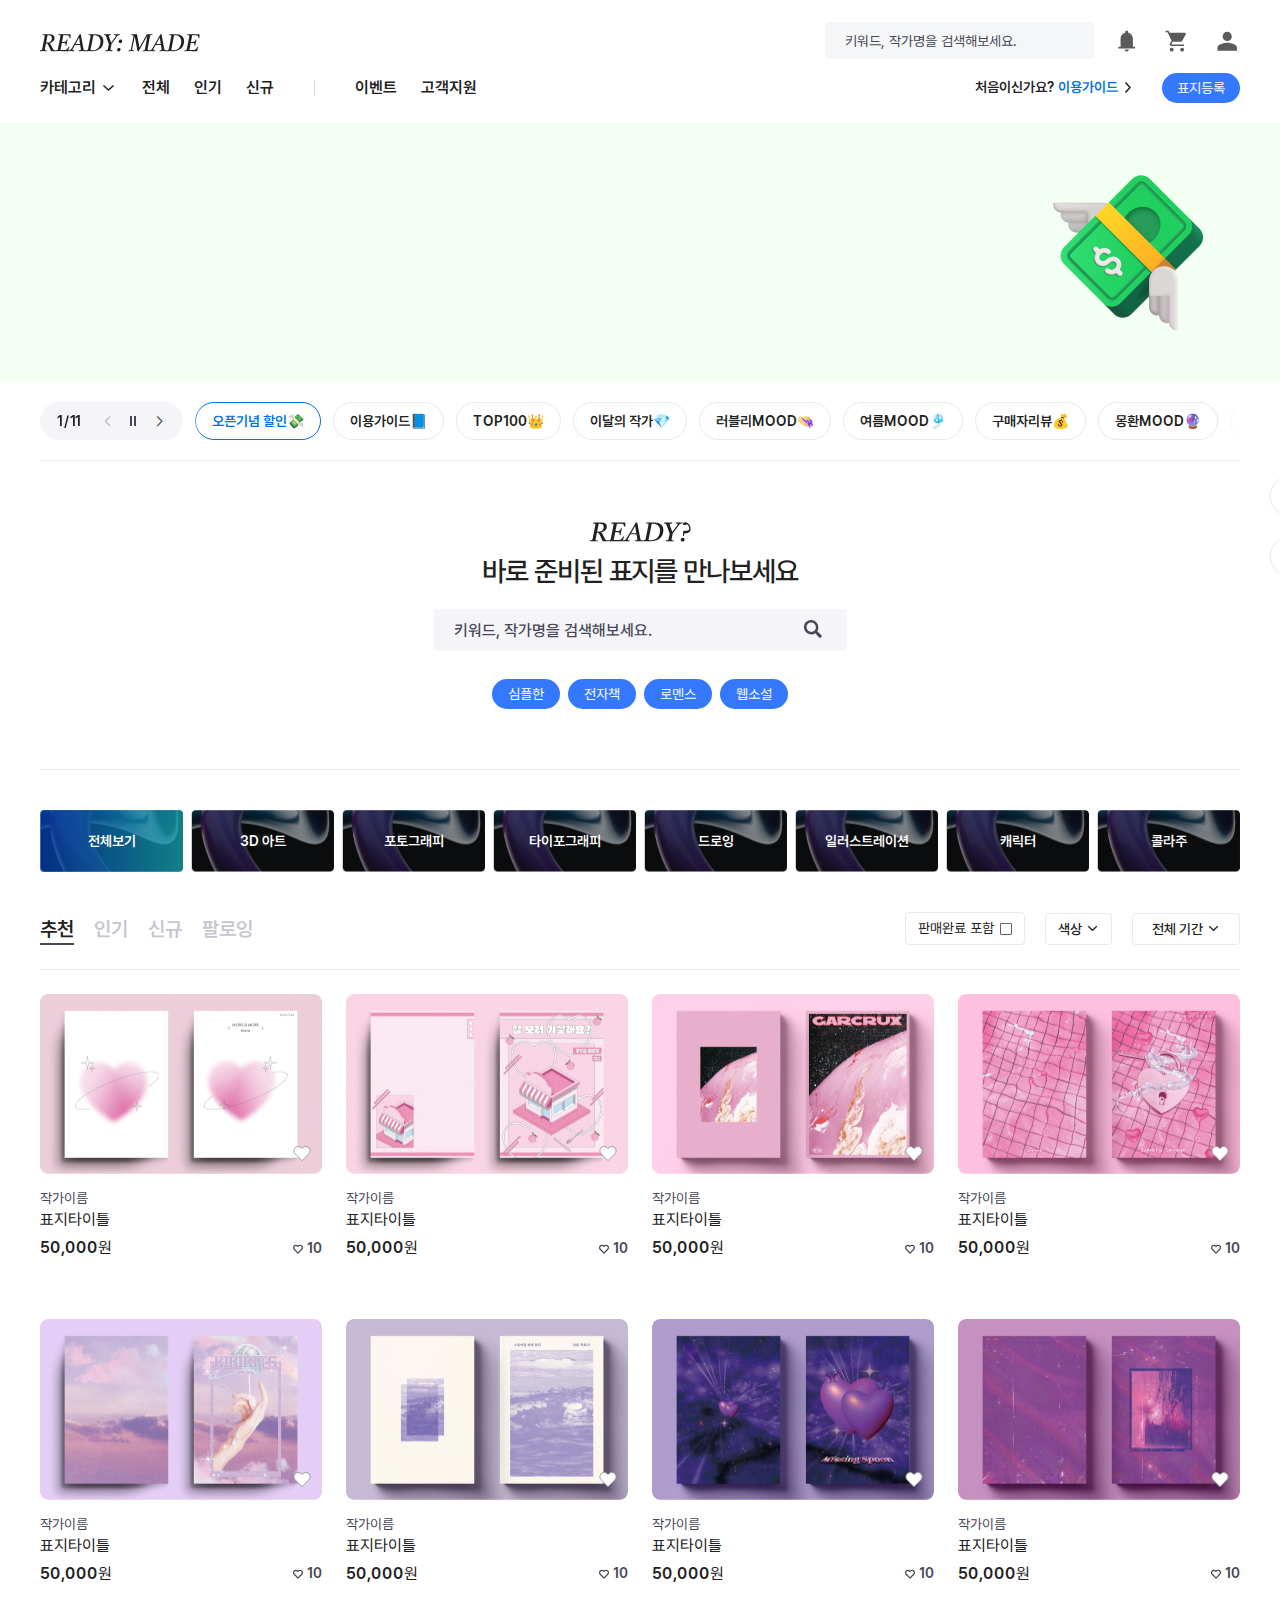
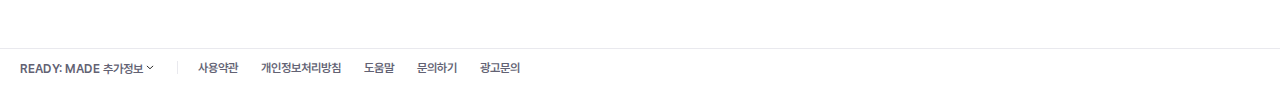
<file: html/index.html>
<!DOCTYPE html>
<html lang="ko">
<head>
    <meta charset="UTF-8">
    <meta http-equiv="X-UA-Compatible" content="IE=edge">
    <meta name="viewport" content="width=1190">
    <meta name="description" content="READYMADE">
    <meta property="og:type" content="website">
    <meta property="og:title" content="READYMADE">
    <meta property="og:description" content="READYMADE">
    <meta property="og:url" content="http://READYMADE.com/">
    <meta property="og:image" content="../image/common/logo.svg">
    <title>READYMADE Main</title>
    <!-- css -->
    <link rel="stylesheet" href="../css/reset.css" />
    <link rel="stylesheet" href="../css/common.css" />
    <link rel="stylesheet" href="../css/font.css" />
    <link rel="stylesheet" href="../css/layout.css" />
    <link rel="stylesheet" href="../css/main.css" />
    <!-- js -->
    <script src="https://code.jquery.com/jquery-2.2.4.min.js" integrity="sha256-BbhdlvQf/xTY9gja0Dq3HiwQF8LaCRTXxZKRutelT44=" crossorigin="anonymous"></script>
    <link rel="stylesheet" href="https://cdn.jsdelivr.net/npm/swiper@9/swiper-bundle.min.css" />
    <script src="../js/common.js"></script>
</head>

<body>
    <header class="header">
        <div class="container">

            <div class="header_upper_wrap">
                <h1 class="logo"><a href="index.html"><img src="../image/common/logo.svg" alt="READYMADE" /></a></h1>
    
                <div class="header_upper">
                    <form class="search_box">
                        <input type="search" name="search" title="통합검색" class="search_input" placeholder="키워드, 작가명을 검색해보세요." />
                        <button type="submit" class="search_btn"><span class="blind">검색버튼</span></button>
                    </form>
    
                    <ul class="user_assi_nav">
                        <li><a href="javascript:void(0)" class="alarm"><span class="blind">알람</span></a></li>
                        <li><a href="javascript:void(0)" class="cart"><span class="blind">장바구니</span></a></li>
                        <li><a href="javascript:void(0)" class="user"><span class="blind">마이페이지</span></a></li>
                    </ul>
                </div>
            </div>
    
            <div class="gnb_wrapper">
                <nav class="gnb">
                    <ul class="depth1">
                        <li>
                            <a href="product_list.html">카테고리</a>
                            <ul class="depth2">
                                <li><a href="product_list.html">3D 아트</a></li>
                                <li><a href="product_list.html">포토그래피</a></li>
                                <li><a href="product_list.html">드로잉</a></li>
                                <li><a href="product_list.html">디지털아트</a></li>
                                <li><a href="product_list.html">타이포그래피</a></li>
                                <li><a href="product_list.html">일러스트레이션</a></li>
                                <li><a href="product_list.html">캐릭터</a></li>
                                <li><a href="product_list.html">콜라주</a></li>
                            </ul>
                        </li>
                        <li><a href="product_list.html">전체</a></li>
                        <li><a href="product_list.html">인기</a></li>
                        <li><a href="product_list.html">신규</a></li>
                    </ul>

                    <ul class="depth1">
                        <li><a href="javascript:void(0)">이벤트</a></li>
                        <li><a href="javascript:void(0)">고객지원</a></li>
                    </ul>
                </nav>
    
                <div class="user_assi_box">
                    <p class="first_user_guide">처음이신가요? <a href="javascript:void(0)">이용가이드</a></p>
                    <a href="product_edit.html" class="cover_edit_btn">표지등록</a>
                </div>
            </div>

        </div>
    </header>

    <main class="wrap">

        <section class="visual">
            <h2 class="blind">비주얼영역</h2>
            <div class="banner">
                <div class="swiper visual_slide">
                    <div class="swiper-wrapper">
                        <a href="javascript:void(0)" class="swiper-slide" style="background:#F3FFF3;">
                            <div class="container">
                                <div class="text_box left">
                                    <h3 class="banner_title">오픈기념<br/><span style="color:#148614">수수료 할인</span> 이벤트</h3>
                                    <p class="desc">READY: MADE가 오픈된 기념으로 수수료를 낮춰드려요!</p>
                                    <span class="move_btn">자세히보기</span>
                                </div>
                                <img src="../image/visual/visual_1.png" alt="수수료할인이벤트">
                            </div>
                        </a>
                        <a href="javascript:void(0)" class="swiper-slide" style="background:#FFFBF3;">
                            <div class="container">
                                <div class="text_box left">
                                    <h3 class="banner_title">처음이신가요?<br/>이용가이드</h3>
                                    <p class="desc">READY: MADE를 처음 이용하시는 당신을 위한 가이드</p>
                                    <span class="move_btn">가이드보기</span>
                                </div>
                                <img src="../image/visual/visual_2.png" alt="이용가이드">
                            </div>
                        </a>
                        <a href="javascript:void(0)" class="swiper-slide" style="background:#FFF7F3;">
                            <div class="container">
                                <div class="text_box left">
                                    <h3 class="banner_title">TOP 100<br/>표지 모음</h3>
                                    <p class="desc">많은 사람들이 좋아하는 표지들을 한눈에 보실 수 있어요</p>
                                    <span class="move_btn">자세히보기</span>
                                </div>
                                <img src="../image/visual/visual_3.png" alt="top100표지">
                            </div>
                        </a>
                        <a href="javascript:void(0)" class="swiper-slide" style="background:#F3F9FF;">
                            <div class="container">
                                <div class="text_box left">
                                    <h3 class="banner_title">이달의 작가<br/>표지 모음</h3>
                                    <p class="desc">보석같은 작가님들의 표지를 모아놨어요!</p>
                                    <span class="move_btn">자세히보기</span>
                                </div>
                                <img src="../image/visual/visual_4.png" alt="이달의작가">
                            </div>
                        </a>
                        <a href="javascript:void(0)" class="swiper-slide" style="background:#FFF3F7;">
                            <div class="container">
                                <div class="text_box left">
                                    <h3 class="banner_title">로맨틱 🌸<br/>표지 모음</h3>
                                    <p class="desc">로맨틱한 분위기의 표지들을 모아놨어요!</p>
                                    <span class="move_btn">자세히보기</span>
                                </div>
                                <img src="../image/visual/visual_5.png" alt="로맨틱표지">
                            </div>
                        </a>
                        <a href="javascript:void(0)" class="swiper-slide" style="background:#BBE2FF;">
                            <div class="container">
                                <div class="text_box left">
                                    <h3 class="banner_title"><span style="color:#0071E3">여름</span>이였다...<br/>여름 표지 모음</h3>
                                    <p class="desc">여름 키워드 표지들을 모아놨어요!</p>
                                    <span class="move_btn">자세히보기</span>
                                </div>
                                <img src="../image/visual/visual_6.png" alt="여름느낌표지">
                            </div>
                        </a>
                        <a href="javascript:void(0)" class="swiper-slide" style="background:#FFFBF3;">
                            <div class="container">
                                <div class="text_box left">
                                    <h3 class="banner_title">어떠셨나요?<br/><span style="color:#E87300">구매자 리뷰</span> 포인트 지급</h3>
                                    <p class="desc">첫구매후 리뷰를 남겨주시면 2000P를 지급해드려요!</p>
                                    <span class="move_btn">자세히보기</span>
                                </div>
                                <img src="../image/visual/visual_7.png" alt="리뷰이벤트">
                            </div>
                        </a>
                        <a href="javascript:void(0)" class="swiper-slide" style="background:#B385D7;">
                            <div class="container">
                                <div class="text_box left">
                                    <h3 class="banner_title"><span style="color:#fff;">몽한적인</span><br/>표지 모음</h3>
                                    <p class="desc">몽환적인 분위기의 표지들을 모아놨어요!</p>
                                    <span class="move_btn">자세히보기</span>
                                </div>
                                <img src="../image/visual/visual_8.png" alt="몽한적표지">
                            </div>
                        </a>
                        <a href="javascript:void(0)" class="swiper-slide" style="background:#FFCD9E;">
                            <div class="container">
                                <div class="text_box left">
                                    <h3 class="banner_title"><span style="color:#FF6C3E">농구놀이</span> 같이 하실래요?<br/>표지 모음</h3>
                                    <p class="desc">농구 키워드의 표지들을 모아놨어요!</p>
                                    <span class="move_btn">자세히보기</span>
                                </div>
                                <img src="../image/visual/visual_9.png" alt="농구표지">
                            </div>
                        </a>
                        <a href="javascript:void(0)" class="swiper-slide" style="background:#112647;">
                            <div class="container">
                                <div class="text_box left text_white">
                                    <h3 class="banner_title"><span style="color:#FFC927">별 보러 갈래?</span>✨🎇✨<br/>표지 모음</h3>
                                    <p class="desc">우주 키워드의 표지들을 모아놨어요!</p>
                                    <span class="move_btn">자세히보기</span>
                                </div>
                                <img src="../image/visual/visual_10.png" alt="우주표지">
                            </div>
                        </a>
                        <a href="javascript:void(0)" class="swiper-slide" style="background:#091A34;">
                            <div class="container">
                                <div class="text_box left text_white">
                                    <h3 class="banner_title"><span style="color:#FF6C3E">비상! 빠른마감!!</span> 🎇✨<br/>표지 모음</h3>
                                    <p class="desc">마감이 급한 분들을 위한 1일 마감가능 표지들을 모아놨어요!</p>
                                    <span class="move_btn">자세히보기</span>
                                </div>
                                <img src="../image/visual/visual_11.png" alt="마감표지">
                            </div>
                        </a>
                   </div>
                </div>

                <div class="slide_navi">
                    <div class="slide_control_box">
                        <div class="swiper-pagination"></div>
                        <div class="swiper-button-prev"></div>
                        <button type="button" class="swiper-button-auto play" id="slidePlay" onclick="autoPlay()" style="display:none;"><span class="blind">자동슬라이스시작</span></button>
                        <button type="button" class="swiper-button-auto stop" id="slideStop" onclick="autoPause()"><span class="blind">자동슬라이스정지</span></button>
                        <div class="swiper-button-next"></div>
                    </div>
                    
                    <div class="text_bullet_wrap">
                        <div class="text_bullet_area">
                            <div class="text_bullet"></div>
                            <div class="pagination_gradient left"></div>
                            <div class="pagination_gradient right"></div>
                        </div>
                    </div>
                </div>
            </div>
        </section>

        <section class="main_search">
            <h2 class="blind">검색영역</h2>

            <div class="container">
                <div class="main_search_area">
                    <h3 class="title"><img src="../image/common/ready_text.svg" alt="ready" /></h3>
                    <p class="desc">바로 준비된 표지를 만나보세요</p>

                    <form class="main_search_form">
                        <div class="search_box">
                            <input type="search" name="search" title="통합검색" class="search_input" placeholder="키워드, 작가명을 검색해보세요." />
                            <button type="submit" class="search_btn"><span class="blind">검색버튼</span></button>
                        </div>
                        
                        <ul class="popular_hashtag">
                            <li><button type="submit">심플한</button></li>
                            <li><button type="submit">전자책</button></li>
                            <li><button type="submit">로멘스</button></li>
                            <li><button type="submit">웹소설</button></li>
                        </ul>
                    </form>
                </div>
            </div>
        </section>

        <section>
            <div class="container">

                <h2 class="blind">카테고리</h2>
                <ul class="category_list">
                    <li><button type="buton" class="active" onclick="categoryList(this)"><span class="txt">전체보기</span></button></li>
                    <li><button type="buton" onclick="categoryList(this)"><span class="txt">3D 아트</span>3D </button></li>
                    <li><button type="buton" onclick="categoryList(this)"><span class="txt">포토그래피</span></button></li>
                    <li><button type="buton" onclick="categoryList(this)"><span class="txt">타이포그래피</span></button></li>
                    <li><button type="buton" onclick="categoryList(this)"><span class="txt">드로잉</span></button></li>
                    <li><button type="buton" onclick="categoryList(this)"><span class="txt">일러스트레이션</span></button></li>
                    <li><button type="buton" onclick="categoryList(this)"><span class="txt">캐릭터</span></button></li>
                    <li><button type="buton" onclick="categoryList(this)"><span class="txt">콜라주</span></button></li>
                </ul>

            </div>
        </section>

        <section>
            <div class="container">

                <h2 class="blind">제품리스트-메인</h2>
                <div class="main_product_top type_line">
                    <ul class="text_tab_list">
                        <li><button type="button" class="active">추천</button></li>
                        <li><button type="button">인기</button></li>
                        <li><button type="button">신규</button></li>
                        <li><button type="button">팔로잉</button></li>
                    </ul>

                    <div class="sort_array">
                        <label for="completed" class="box_chk_label">판매완료 포함<input type="checkbox" class="chk" name="Sales_completed" id="completed" /></label>

                        <article class="select_box color left">
                            <button type="button" class="label">색상</button>
                            <ul class="option_list type_right">
                                <li class="option_item">빨강<span class="red"></span></li>
                                <li class="option_item">주황<span class="orange"></span></li>
                                <li class="option_item">노랑<span class="yellow"></span></li>
                                <li class="option_item">초록<span class="green"></span></li>
                                <li class="option_item">파랑<span class="blue"></span></li>
                                <li class="option_item">보라<span class="purple"></span></li>
                                <li class="option_item">흰색<span class="white"></span></li>
                                <li class="option_item">검정<span class="black"></span></li>
                            </ul>
                        </article>
    
                        <article class="select_box period left">
                            <button type="button" class="label">전체 기간</button>
                            <ul class="option_list">
                                <li class="option_item">전체 기간</li>
                                <li class="option_item">최근 1주</li>
                                <li class="option_item">최근 2달</li>
                                <li class="option_item">최근 3달</li>
                                <li class="option_item">최근 6달</li>
                            </ul>
                        </article>    
                    </div>
                    
                </div>

                <ul class="product_list" id="mainProductList_1">
                    
                    <li>
                        <a href="product_view.html">
                            <div class="img_box">
                                <img src="../image/cover/cover_1.jpg" alt="표지1" />
                                <label for="product_like_main_1" class="product_like"><input type="checkbox" name="관심" id="product_like_main_1" /></label>
                            </div>
                            <div class="text_box">
                                <span class="user_name">작가이름</span>
                                <p class="product_name">표지타이틀</p>
                                <div class="product_info_num">
                                    <p class="price"><strong>50,000</strong>원</p>
                                    <span class="product_like_num"><span class="blind">관심수</span>10</span>
                                </div>
                            </div>
                        </a>
                    </li>
                    <li>
                        <a href="product_view.html">
                            <div class="img_box">
                                <img src="../image/cover/cover_2.jpg" alt="표지2" />
                                <label for="product_like_main_2" class="product_like"><input type="checkbox" name="관심" id="product_like_main_2" /></label>
                            </div>
                            <div class="text_box">
                                <span class="user_name">작가이름</span>
                                <p class="product_name">표지타이틀</p>
                                <div class="product_info_num">
                                    <p class="price"><strong>50,000</strong>원</p>
                                    <span class="product_like_num"><span class="blind">관심수</span>10</span>
                                </div>
                            </div>
                        </a>
                    </li>

                    <li>
                        <a href="product_view.html">
                            <div class="img_box">
                                <img src="../image/cover/cover_3.jpg" alt="표지3" />
                                <label for="product_like_main_3" class="product_like"><input type="checkbox" name="관심" id="product_like_main_3" /></label>
                            </div>
                            <div class="text_box">
                                <span class="user_name">작가이름</span>
                                <p class="product_name">표지타이틀</p>
                                <div class="product_info_num">
                                    <p class="price"><strong>50,000</strong>원</p>
                                    <span class="product_like_num"><span class="blind">관심수</span>10</span>
                                </div>
                            </div>
                        </a>
                    </li>
                    <li>
                        <a href="product_view.html">
                            <div class="img_box">
                                <img src="../image/cover/cover_4.jpg" alt="표지4" />
                                <label for="product_like_main_4" class="product_like"><input type="checkbox" name="관심" id="product_like_main_4" /></label>
                            </div>
                            <div class="text_box">
                                <span class="user_name">작가이름</span>
                                <p class="product_name">표지타이틀</p>
                                <div class="product_info_num">
                                    <p class="price"><strong>50,000</strong>원</p>
                                    <span class="product_like_num"><span class="blind">관심수</span>10</span>
                                </div>
                            </div>
                        </a>
                    </li>
                    <li>
                        <a href="product_view.html">
                            <div class="img_box">
                                <img src="../image/cover/cover_5.jpg" alt="표지5" />
                                <label for="product_like_main_5" class="product_like"><input type="checkbox" name="관심" id="product_like_main_5" /></label>
                            </div>
                            <div class="text_box">
                                <span class="user_name">작가이름</span>
                                <p class="product_name">표지타이틀</p>
                                <div class="product_info_num">
                                    <p class="price"><strong>50,000</strong>원</p>
                                    <span class="product_like_num"><span class="blind">관심수</span>10</span>
                                </div>
                            </div>
                        </a>
                    </li>
                    <li>
                        <a href="product_view.html">
                            <div class="img_box">
                                <img src="../image/cover/cover_6.jpg" alt="표지6" />
                                <label for="product_like_main_6" class="product_like"><input type="checkbox" name="관심" id="product_like_main_6" /></label>
                            </div>
                            <div class="text_box">
                                <span class="user_name">작가이름</span>
                                <p class="product_name">표지타이틀</p>
                                <div class="product_info_num">
                                    <p class="price"><strong>50,000</strong>원</p>
                                    <span class="product_like_num"><span class="blind">관심수</span>10</span>
                                </div>
                            </div>
                        </a>
                    </li>
                    <li>
                        <a href="product_view.html">
                            <div class="img_box">
                                <img src="../image/cover/cover_7.jpg" alt="표지7" />
                                <label for="product_like_main_7" class="product_like"><input type="checkbox" name="관심" id="product_like_main_7" /></label>
                            </div>
                            <div class="text_box">
                                <span class="user_name">작가이름</span>
                                <p class="product_name">표지타이틀</p>
                                <div class="product_info_num">
                                    <p class="price"><strong>50,000</strong>원</p>
                                    <span class="product_like_num"><span class="blind">관심수</span>10</span>
                                </div>
                            </div>
                        </a>
                    </li>
                    <li>
                        <a href="product_view.html">
                            <div class="img_box">
                                <img src="../image/cover/cover_8.jpg" alt="표지8" />
                                <label for="product_like_main_8" class="product_like"><input type="checkbox" name="관심" id="product_like_main_8" /></label>
                            </div>
                            <div class="text_box">
                                <span class="user_name">작가이름</span>
                                <p class="product_name">표지타이틀</p>
                                <div class="product_info_num">
                                    <p class="price"><strong>50,000</strong>원</p>
                                    <span class="product_like_num"><span class="blind">관심수</span>10</span>
                                </div>
                            </div>
                        </a>
                    </li>
                </ul>
            </div>
        </section>

        <aside class="container quick_section">
            <h2 class="blind">퀵메뉴</h2>
            <ul class="quick_area">
                <li><button type="button" class="quick_btn top_btn" onclick="topMove()"><span class="blind">맨 위로</span></button></li>
                <li>
                    <button type="button" class="quick_btn recently" onclick="popToggle(this)"><span class="blind">최근 본 표지</span></button>

                    <article class="popup" style="display:none;">
                        <h3 class="pop_title">최근 본 표지</h3>
                        <button type="button" class="close_btn" onclick="popClose(this)"><span class="blind">닫기</span></button>
                
                        <ul class="product_list item2">
                            <li>
                                <a href="product_view.html">
                                    <div class="img_box">
                                        <img src="../image/cover/cover_9.jpg" alt="표지1" />
                                        <label for="product_like_recently_1" class="product_like"><input type="checkbox" name="관심" id="product_like_recently_1" /></label>
                                    </div>
                                </a>
                            </li>
                            <li>
                                <a href="product_view.html">
                                    <div class="img_box">
                                        <img src="../image/cover/cover_11.jpg" alt="표지2" />
                                        <label for="product_like_recently_2" class="product_like"><input type="checkbox" name="관심" id="product_like_recently_2" /></label>
                                    </div>
                                </a>
                            </li>
                            <li>
                                <a href="product_view.html">
                                    <div class="img_box">
                                        <img src="../image/cover/cover_13.jpg" alt="표지3" />
                                        <label for="product_like_recently_3" class="product_like"><input type="checkbox" name="관심" id="product_like_recently_3" /></label>
                                    </div>
                                </a>
                            </li>
                            <li>
                                <a href="product_view.html">
                                    <div class="img_box">
                                        <img src="../image/cover/cover_15.jpg" alt="표지4" />
                                        <label for="product_like_recently_4" class="product_like"><input type="checkbox" name="관심" id="product_like_recently_4" /></label>
                                    </div>
                                </a>
                            </li>
                            <li>
                                <a href="product_view.html">
                                    <div class="img_box">
                                        <img src="../image/cover/cover_17.jpg" alt="표지5" />
                                        <label for="product_like_recently_5" class="product_like"><input type="checkbox" name="관심" id="product_like_recently_5" /></label>
                                    </div>
                                </a>
                            </li>
                            <li>
                                <a href="product_view.html">
                                    <div class="img_box">
                                        <img src="../image/cover/cover_19.jpg" alt="표지6" />
                                        <label for="product_like_recently_6" class="product_like"><input type="checkbox" name="관심" id="product_like_recently_6" /></label>
                                    </div>
                                </a>
                            </li>
                        </ul>

                        <div class="btn_area">
                            <a href="javascript:void(0)" class="all_view_btn">전체보기</a>
                        </div>
                    </article>
                </li>
                <li>
                    <button type="button" class="quick_btn like" onclick="popToggle(this)"><span class="blind">좋아요한 표지</span></button>

                    <article class="popup" style="display:none;">
                        <h3 class="pop_title">좋아요한 표지</h3>
                        <button type="button" class="close_btn" onclick="popClose(this)"><span class="blind">닫기</span></button>
                
                        <ul class="product_list item2">
                            <li>
                                <a href="product_view.html">
                                    <div class="img_box">
                                        <img src="../image/cover/cover_5.jpg" alt="표지1" />
                                        <label for="product_like_check_1" class="product_like"><input type="checkbox" name="관심" id="product_like_check_1" checked="checked" /></label>
                                    </div>
                                </a>
                            </li>
                            <li>
                                <a href="../html/product_view.html">
                                    <div class="img_box">
                                        <img src="../image/cover/cover_6.jpg" alt="표지2" />
                                        <label for="product_like_check_2" class="product_like"><input type="checkbox" name="관심" id="product_like_check_2" checked="checked" /></label>
                                    </div>
                                </a>
                            </li>
                            <li>
                                <a href="product_view.html">
                                    <div class="img_box">
                                        <img src="../image/cover/cover_8.jpg" alt="표지3" />
                                        <label for="product_like_check_3" class="product_like"><input type="checkbox" name="관심" id="product_like_check_3" checked="checked" /></label>
                                    </div>
                                </a>
                            </li>
                            <li>
                                <a href="product_view.html">
                                    <div class="img_box">
                                        <img src="../image/cover/cover_10.jpg" alt="표지4" />
                                        <label for="product_like_check_4" class="product_like"><input type="checkbox" name="관심" id="product_like_check_4" checked="checked" /></label>
                                    </div>
                                </a>
                            </li>
                            <li>
                                <a href="product_view.html">
                                    <div class="img_box">
                                        <img src="../image/cover/cover_12.jpg" alt="표지5" />
                                        <label for="product_like_check_5" class="product_like"><input type="checkbox" name="관심" id="product_like_check_5" checked="checked" /></label>
                                    </div>
                                </a>
                            </li>
                            <li>
                                <a href="product_view.html">
                                    <div class="img_box">
                                        <img src="../image/cover/cover_14.jpg" alt="표지6" />
                                        <label for="product_like_check_6" class="product_like"><input type="checkbox" name="관심" id="product_like_check_6" checked="checked" /></label>
                                    </div>
                                </a>
                            </li>
                        </ul>

                        <div class="btn_area">
                            <a href="javascript:void(0)" class="all_view_btn">전체보기</a>
                        </div>
                    </article>
                </li>
            </ul>
        </aside>
        
    </main>

    <footer class="footer">
        <div class="corp_area">
            <button type="button" class="corp_open_btn" onclick="corpToggle(this)">READY: MADE 추가정보</button>
            <ul class="corp_li">
                <li><a href="javascript:void(0)">사용약관</a></li>
                <li><a href="javascript:void(0)">개인정보처리방침</a></li>
                <li><a href="javascript:void(0)">도움말</a></li>
                <li><a href="javascript:void(0)">문의하기</a></li>
                <li><a href="javascript:void(0)">광고문의</a></li>
            </ul>
        </div>

        <div class="hide_corp_area" style="display:none;">
            <span class="txt copy">ⓒ2023 READY: MADE</span>
            <span class="txt">사업자 등록번호: 000-00-000000</span>
            <span class="txt">대표자명: 000</span>
            <span class="txt">전화번호: 000-0000-0000</span>
            <span class="txt">주소: 서울특별시 강남구 00로 00길 0F </span>
        </div>
    </footer>


    <!-- swiper -->
    <script src="https://cdn.jsdelivr.net/npm/swiper@9/swiper-bundle.min.js"></script>
    <script src="../js/main.js"></script>
</body>
</html>
</file>
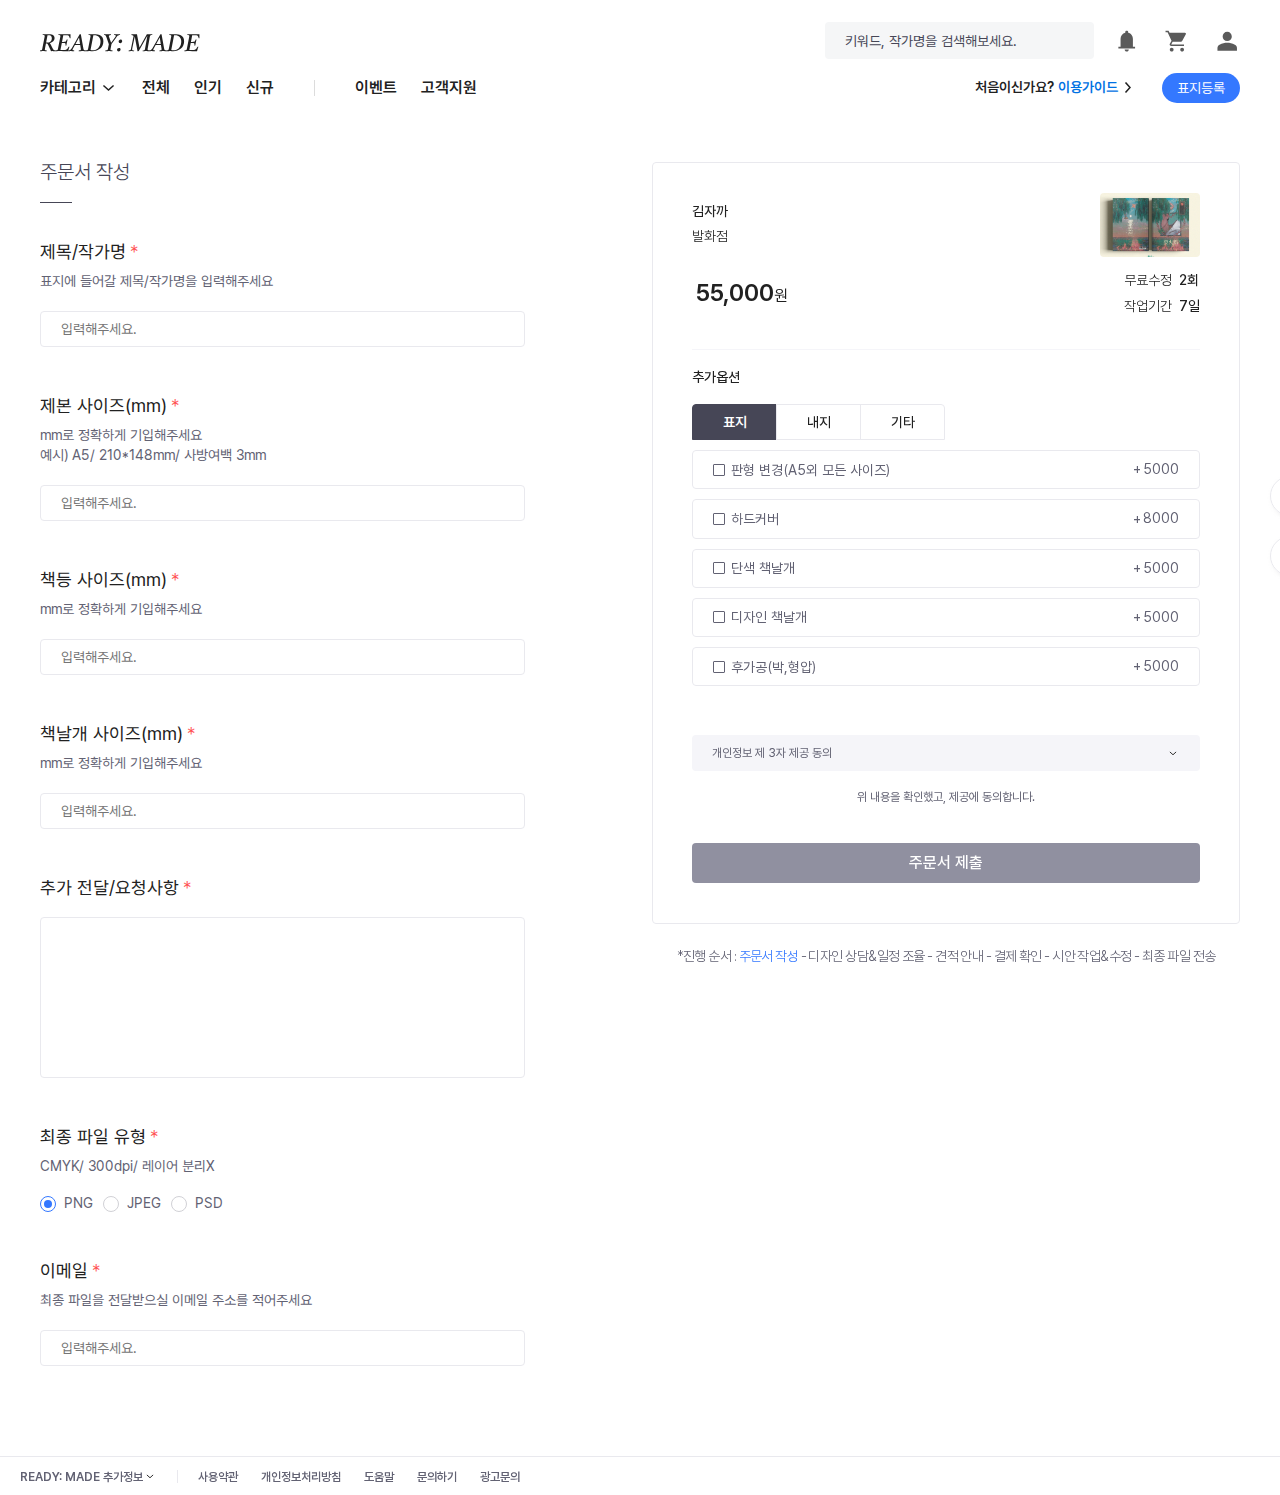
<file: html/order_edit.html>
<!DOCTYPE html>
<html lang="ko">
<head>
    <meta charset="UTF-8">
    <meta http-equiv="X-UA-Compatible" content="IE=edge">
    <meta name="viewport" content="width=1190">
    <meta name="description" content="READYMADE">
    <meta property="og:type" content="website">
    <meta property="og:title" content="READYMADE">
    <meta property="og:description" content="READYMADE">
    <meta property="og:url" content="http://READYMADE.com/">
    <meta property="og:image" content="../image/common/logo.svg">
    <title>READYMADE order edit</title>
    <!-- css -->
    <link rel="stylesheet" href="../css/reset.css" />
    <link rel="stylesheet" href="../css/common.css" />
    <link rel="stylesheet" href="../css/font.css" />
    <link rel="stylesheet" href="../css/layout.css" />
    <link rel="stylesheet" href="../css/sub.css" />
    <!-- js -->
    <script src="https://code.jquery.com/jquery-2.2.4.min.js" integrity="sha256-BbhdlvQf/xTY9gja0Dq3HiwQF8LaCRTXxZKRutelT44=" crossorigin="anonymous"></script>
    <link rel="stylesheet" href="https://cdn.jsdelivr.net/npm/swiper@9/swiper-bundle.min.css" />
    <script src="../js/common.js"></script>
</head>

<body>
    <header class="header">
        <div class="container">

            <div class="header_upper_wrap">
                <h1 class="logo"><a href="index.html"><img src="../image/common/logo.svg" alt="READYMADE" /></a></h1>
    
                <div class="header_upper">
                    <form class="search_box">
                        <input type="search" name="search" title="통합검색" class="search_input" placeholder="키워드, 작가명을 검색해보세요." />
                        <button type="submit" class="search_btn"><span class="blind">검색버튼</span></button>
                    </form>
    
                    <ul class="user_assi_nav">
                        <li><a href="javascript:void(0)" class="alarm"><span class="blind">알람</span></a></li>
                        <li><a href="javascript:void(0)" class="cart"><span class="blind">장바구니</span></a></li>
                        <li><a href="javascript:void(0)" class="user"><span class="blind">마이페이지</span></a></li>
                    </ul>
                </div>
            </div>
    
            <div class="gnb_wrapper">
                <nav class="gnb">
                    <ul class="depth1">
                        <li>
                            <a href="product_list.html">카테고리</a>
                            <ul class="depth2">
                                <li><a href="product_list.html">3D 아트</a></li>
                                <li><a href="product_list.html">포토그래피</a></li>
                                <li><a href="product_list.html">드로잉</a></li>
                                <li><a href="product_list.html">디지털아트</a></li>
                                <li><a href="product_list.html">타이포그래피</a></li>
                                <li><a href="product_list.html">일러스트레이션</a></li>
                                <li><a href="product_list.html">캐릭터</a></li>
                                <li><a href="product_list.html">콜라주</a></li>
                            </ul>
                        </li>
                        <li><a href="product_list.html">전체</a></li>
                        <li><a href="product_list.html">인기</a></li>
                        <li><a href="product_list.html">신규</a></li>
                    </ul>

                    <ul class="depth1">
                        <li><a href="javascript:void(0)">이벤트</a></li>
                        <li><a href="javascript:void(0)">고객지원</a></li>
                    </ul>
                </nav>
    
                <div class="user_assi_box">
                    <p class="first_user_guide">처음이신가요? <a href="javascript:void(0)">이용가이드</a></p>
                    <a href="product_edit.html" class="cover_edit_btn">표지등록</a>
                </div>
            </div>

        </div>
    </header>

    <main class="wrap">

        <section class="order_edit">
            <div class="container">

                <form class="order_form">
                    <div class="order_enter_info">
                        <h2 class="h2_title">주문서 작성</h2>
    
                            <ul class="order_form_list">
                                <li>
                                    <h3 class="title">제목/작가명</h3>
                                    <p class="desc">표지에 들어갈 제목/작가명을 입력해주세요</p>
                                    <input type="text" class="text_input" name="order" title="제목/작가명" placeholder="입력해주세요." />
                                </li>
                                <li>
                                    <h3 class="title">제본 사이즈(mm)</h3>
                                    <p class="desc">mm로 정확하게 기입해주세요<br/>예시) A5/ 210*148mm/ 사방여백 3mm</p>
                                    <input type="text" class="text_input" name="order" title="제본 사이즈" placeholder="입력해주세요." />
                                </li>
                                <li>
                                    <h3 class="title">책등 사이즈(mm)</h3>
                                    <p class="desc">mm로 정확하게 기입해주세요</p>
                                    <input type="text" class="text_input" name="order" title="책등 사이즈" placeholder="입력해주세요." />
                                </li>
                                <li>
                                    <h3 class="title">책날개 사이즈(mm)</h3>
                                    <p class="desc">mm로 정확하게 기입해주세요</p>
                                    <input type="text" class="text_input" name="order" title="책날개 사이즈" placeholder="입력해주세요." />
                                </li>
                                <li>
                                    <h3 class="title">추가 전달/요청사항</h3>
                                    <textarea class="text_input" name="추가 전달/요청사항"></textarea>
                                </li>
                                <li>
                                    <h3 class="title">최종 파일 유형</h3>
                                    <p class="desc">CMYK/ 300dpi/ 레이어 분리X</p>
                                    <div class="file_type_radio">
                                        <label for="fileTypePng"><input type="radio" class="radio" name="file_type" id="fileTypePng" checked="checked"/>PNG</label>
                                        <label for="fileTypeJpeg"><input type="radio" class="radio" name="file_type" id="fileTypeJpeg" />JPEG</label>
                                        <label for="fileTypePsd"><input type="radio" class="radio" name="file_type" id="fileTypePsd" />PSD</label>
                                    </div>
                                </li>
                                <li>
                                    <h3 class="title">이메일</h3>
                                    <p class="desc">최종 파일을 전달받으실 이메일 주소를 적어주세요</p>
                                    <input type="text" class="text_input" name="email" title="이메일" placeholder="입력해주세요." />
                                </li>
    
                            </ul>
                    </div>
    
                    <div class="order_option_area">
                        
                        <div class="product_info_area">
                            <h2 class="blind">주문서 작성 - 제품 정보</h2>
    
                            <div class="product_info_box">
                                <span class="writer_name"><span class="blind">작가이름</span>김자까</span>
                                <h3 class="product_name"><span class="blind">제품명</span>발화점</h3>
                                <span class="img_box"><img src="../image/cover/cover_view_1.jpg" alt="표지대표이미지" /></span>
                                <div class="basic_info">
                                    <p class="price"><strong>55,000</strong>원</p>
                                    <div class="add_info">
                                        <div class="work_num">
                                            <span>무료수정</span>
                                            <span class="num">2회</span>
                                        </div>
                                        <div class="work_num">
                                            <span>작업기간</span>
                                            <span class="num">7일</span>
                                        </div>
                                    </div>
                                </div>
                            </div>
    
                            <div class="option_area">
                                <p class="title">추가옵션</p>
    
                                <ul class="option_tabs">
                                    <li><button type="button" class="active" onclick="optionTabs(this, '1')">표지</button></li>
                                    <li><button type="button" onclick="optionTabs(this, '2')">내지</button></li>
                                    <li><button type="button" onclick="optionTabs(this, '3')">기타</button></li>
                                </ul>
                                
                                <div class="option_list_area">
                                    <ul class="option_list_box optionContent_1">
                                        <li>
                                            <label for="option_1" class="option_label">
                                                <div class="option_txt">
                                                    <input type="checkbox" class="chk" name="판형변경" id="option_1" onclick="optionAddChk(this, '1')" />
                                                    <p class="txt">판형 변경(A5외 모든 사이즈)</p>
                                                </div>
                                                <span class="price">5000</span>
                                            </label>
                                        </li>
                                        <li>
                                            <label for="option_2" class="option_label">
                                                <div class="option_txt">
                                                    <input type="checkbox" class="chk" name="하드커버" id="option_2" onclick="optionAddChk(this, '2')" />
                                                    <p class="txt">하드커버</p>
                                                </div>
                                                <span class="price">8000</span>
                                            </label>
                                        </li>
                                        <li>
                                            <label for="option_3" class="option_label">
                                                <div class="option_txt">
                                                    <input type="checkbox" class="chk" name="단색 책날개" id="option_3" onclick="optionAddChk(this, '3')"/>
                                                    <p class="txt">단색 책날개</p>
                                                </div>
                                                <span class="price">5000</span>
                                            </label>
                                        </li>
                                        <li>
                                            <label for="option_4" class="option_label">
                                                <div class="option_txt">
                                                    <input type="checkbox" class="chk" name="디자인 책날개" id="option_4" onclick="optionAddChk(this, '4')"/>
                                                    <p class="txt">디자인 책날개</p>
                                                </div>
                                                <span class="price">5000</span>
                                            </label>
                                        </li>
                                        <li>
                                            <label for="option_5" class="option_label">
                                                <div class="option_txt">
                                                    <input type="checkbox" class="chk" name="후가공" id="option_5" onclick="optionAddChk(this, '5')"/>
                                                    <p class="txt">후가공(박,형압)</p>
                                                </div>
                                                <span class="price">5000</span>
                                            </label>
                                        </li>
                                    </ul>
    
                                    <ul class="option_list_box optionContent_2" style="display:none;">
                                        <li>
                                            <label for="option_6" class="option_label">
                                                <div class="option_txt">
                                                    <input type="checkbox" class="chk" name="약표제지" id="option_6" onclick="optionAddChk(this, '6')" />
                                                    <p class="txt">약표제지</p>
                                                </div>
                                                <span class="price">3000</span>
                                            </label>
                                        </li>
                                        <li>
                                            <label for="option_7" class="option_label">
                                                <div class="option_txt">
                                                    <input type="checkbox" class="chk" name="표제지" id="option_7" onclick="optionAddChk(this, '7')" />
                                                    <p class="txt">표제지</p>
                                                </div>
                                                <span class="price">3000</span>
                                            </label>
                                        </li>
                                        <li>
                                            <label for="option_8" class="option_label">
                                                <div class="option_txt">
                                                    <input type="checkbox" class="chk" name="목차" id="option_8" onclick="optionAddChk(this, '8')" />
                                                    <p class="txt">목차</p>
                                                </div>
                                                <span class="price">8000</span>
                                            </label>
                                        </li>
                                        <li>
                                            <label for="option_9" class="option_label">
                                                <div class="option_txt">
                                                    <input type="checkbox" class="chk" name="장도비라" id="option_9" onclick="optionAddChk(this, '9')" />
                                                    <p class="txt">장도비라</p>
                                                </div>
                                                <span class="price">8000</span>
                                            </label>
                                        </li>
                                        <li>
                                            <label for="option_10" class="option_label">
                                                <div class="option_txt">
                                                    <input type="checkbox" class="chk" name="판권지" id="option_10" onclick="optionAddChk(this, '10')"/>
                                                    <p class="txt">판권지</p>
                                                </div>
                                                <span class="price">5000</span>
                                            </label>
                                        </li>
                                    </ul>
    
                                    <ul class="option_list_box optionContent_3" style="display:none;">
                                        <li>
                                            <label for="option_11" class="option_label">
                                                <div class="option_txt">
                                                    <input type="checkbox" class="chk" name="목업 제작" id="option_11" onclick="optionAddChk(this, '11')" />
                                                    <p class="txt">목업 제작</p>
                                                </div>
                                                <span class="price">5000</span>
                                            </label>
                                        </li>
                                        <li>
                                            <label for="option_12" class="option_label">
                                                <div class="option_txt">
                                                    <input type="checkbox" class="chk" name="엽서 제작" id="option_12" onclick="optionAddChk(this, '12')" />
                                                    <p class="txt">엽서 제작</p>
                                                </div>
                                                <span class="price">8000</span>
                                            </label>
                                        </li>
                                        <li>
                                            <label for="option_13" class="option_label">
                                                <div class="option_txt">
                                                    <input type="checkbox" class="chk" name="책갈피 제작" id="option_13" onclick="optionAddChk(this, '13')" />
                                                    <p class="txt">책갈피 제작</p>
                                                </div>
                                                <span class="price">5000</span>
                                            </label>
                                        </li>
                                        <li>
                                            <label for="option_14" class="option_label">
                                                <div class="option_txt">
                                                    <input type="checkbox" class="chk" name="포토폴리오 비공개" id="option_14" onclick="optionAddChk(this, '14')" />
                                                    <p class="txt">포토폴리오 비공개</p>
                                                </div>
                                                <span class="price">5000</span>
                                            </label>
                                        </li>
                                        <li>
                                            <label for="option_15" class="option_label">
                                                <div class="option_txt">
                                                    <input type="checkbox" class="chk" name="수정3회" id="option_15" onclick="optionAddChk(this, '15')" disabled="disabled" />
                                                    <p class="txt">수정 3회부터</p>
                                                </div>
                                                <span class="price">5000</span>
                                            </label>
                                        </li>
                                    </ul>
                                </div>
    
                                <div id="optionTable" style="display:none;">
                                    <table class="list_table">
                                        <tbody id="optionAddList"></tbody>
    
                                        <tfoot>
                                            <tr>
                                                <th>총금액</th>
                                                <td class="total_price"><span id="totalPrice"></span></td>
                                            </tr>
                                        </tfoot>
                                    </table>
                                </div>
    
                                <div class="provide_consent">
                                    <button type="button" onclick="provideTab(this)">개인정보 제 3자 제공 동의</button>
                                    <div class="provide_content" style="display:none;">
                                        개인정보 제 3자 제공 동의<br/><br/>
                                        제공받는 자<br/>
                                        · {김자까}<br/><br/>
                                        제공받는 자의 개인정보 이용 목적<br/>
                                        · 전자상거래 계약 이행 및 서비스 제공, 의뢰인 확인, 고객상담, 상품/서비스의 배송 업무 처리 등<br/><br/>
                                        제공하는 개인정보 항목<br/>
                                        · 의뢰인 닉네임<br/><br/>
                                        제공받는 자의 보유 기간<br/>
                                        · 재화 또는 서비스의 제공 목적 달성 후 파기<br/>
                                        회원은 개인정보의 제3자 제공 동의를 거부할 권리가 있으나,이 경우 서비스 이용이 제한될 수 있습니다.그 밖의 내용은 서비스 이용약관 및 개인정보처리방침에 따릅니다.
                                    </div>
                                </div>
    
                                <p class="provide_text">위 내용을 확인했고, 제공에 동의합니다.</p>
    
                                <button type="button" class="btn main" id="orderSendBtn" disabled="disabled" onclick="alert('주문서 제출이 정상적으로 처리되었습니다.')">주문서 제출</button>
                            </div>
                        </div>
    
                        <p class="order_process">*진행 순서 : <span class="point">주문서 작성</span> - 디자인 상담&일정 조율 - 견적 안내 - 결제 확인 - 시안 작업&수정 - 최종 파일 전송</p>
    
                    </div>
                </form>

            </div>
        </section>

        <aside class="container quick_section">
            <h2 class="blind">퀵메뉴</h2>
            <ul class="quick_area">
                <li><button type="button" class="quick_btn top_btn" onclick="topMove()"><span class="blind">맨 위로</span></button></li>
                <li>
                    <button type="button" class="quick_btn recently" onclick="popToggle(this)"><span class="blind">최근 본 표지</span></button>

                    <article class="popup" style="display:none;">
                        <h3 class="pop_title">최근 본 표지</h3>
                        <button type="button" class="close_btn" onclick="popClose(this)"><span class="blind">닫기</span></button>
                
                        <ul class="product_list item2">
                            <li>
                                <a href="product_view.html">
                                    <div class="img_box">
                                        <img src="../image/cover/cover_9.jpg" alt="표지1" />
                                        <label for="product_like_recently_1" class="product_like"><input type="checkbox" name="관심" id="product_like_recently_1" /></label>
                                    </div>
                                </a>
                            </li>
                            <li>
                                <a href="product_view.html">
                                    <div class="img_box">
                                        <img src="../image/cover/cover_11.jpg" alt="표지2" />
                                        <label for="product_like_recently_2" class="product_like"><input type="checkbox" name="관심" id="product_like_recently_2" /></label>
                                    </div>
                                </a>
                            </li>
                            <li>
                                <a href="product_view.html">
                                    <div class="img_box">
                                        <img src="../image/cover/cover_13.jpg" alt="표지3" />
                                        <label for="product_like_recently_3" class="product_like"><input type="checkbox" name="관심" id="product_like_recently_3" /></label>
                                    </div>
                                </a>
                            </li>
                            <li>
                                <a href="product_view.html">
                                    <div class="img_box">
                                        <img src="../image/cover/cover_15.jpg" alt="표지4" />
                                        <label for="product_like_recently_4" class="product_like"><input type="checkbox" name="관심" id="product_like_recently_4" /></label>
                                    </div>
                                </a>
                            </li>
                            <li>
                                <a href="product_view.html">
                                    <div class="img_box">
                                        <img src="../image/cover/cover_17.jpg" alt="표지5" />
                                        <label for="product_like_recently_5" class="product_like"><input type="checkbox" name="관심" id="product_like_recently_5" /></label>
                                    </div>
                                </a>
                            </li>
                            <li>
                                <a href="product_view.html">
                                    <div class="img_box">
                                        <img src="../image/cover/cover_19.jpg" alt="표지6" />
                                        <label for="product_like_recently_6" class="product_like"><input type="checkbox" name="관심" id="product_like_recently_6" /></label>
                                    </div>
                                </a>
                            </li>
                        </ul>

                        <div class="btn_area">
                            <a href="javascript:void(0)" class="all_view_btn">전체보기</a>
                        </div>
                    </article>
                </li>
                <li>
                    <button type="button" class="quick_btn like" onclick="popToggle(this)"><span class="blind">좋아요한 표지</span></button>

                    <article class="popup" style="display:none;">
                        <h3 class="pop_title">좋아요한 표지</h3>
                        <button type="button" class="close_btn" onclick="popClose(this)"><span class="blind">닫기</span></button>
                
                        <ul class="product_list item2">
                            <li>
                                <a href="product_view.html">
                                    <div class="img_box">
                                        <img src="../image/cover/cover_5.jpg" alt="표지1" />
                                        <label for="product_like_check_1" class="product_like"><input type="checkbox" name="관심" id="product_like_check_1" checked="checked" /></label>
                                    </div>
                                </a>
                            </li>
                            <li>
                                <a href="product_view.html">
                                    <div class="img_box">
                                        <img src="../image/cover/cover_6.jpg" alt="표지2" />
                                        <label for="product_like_check_2" class="product_like"><input type="checkbox" name="관심" id="product_like_check_2" checked="checked" /></label>
                                    </div>
                                </a>
                            </li>
                            <li>
                                <a href="product_view.html">
                                    <div class="img_box">
                                        <img src="../image/cover/cover_8.jpg" alt="표지3" />
                                        <label for="product_like_check_3" class="product_like"><input type="checkbox" name="관심" id="product_like_check_3" checked="checked" /></label>
                                    </div>
                                </a>
                            </li>
                            <li>
                                <a href="product_view.html">
                                    <div class="img_box">
                                        <img src="../image/cover/cover_10.jpg" alt="표지4" />
                                        <label for="product_like_check_4" class="product_like"><input type="checkbox" name="관심" id="product_like_check_4" checked="checked" /></label>
                                    </div>
                                </a>
                            </li>
                            <li>
                                <a href="product_view.html">
                                    <div class="img_box">
                                        <img src="../image/cover/cover_12.jpg" alt="표지5" />
                                        <label for="product_like_check_5" class="product_like"><input type="checkbox" name="관심" id="product_like_check_5" checked="checked" /></label>
                                    </div>
                                </a>
                            </li>
                            <li>
                                <a href="product_view.html">
                                    <div class="img_box">
                                        <img src="../image/cover/cover_14.jpg" alt="표지6" />
                                        <label for="product_like_check_6" class="product_like"><input type="checkbox" name="관심" id="product_like_check_6" checked="checked" /></label>
                                    </div>
                                </a>
                            </li>
                        </ul>

                        <div class="btn_area">
                            <a href="javascript:void(0)" class="all_view_btn">전체보기</a>
                        </div>
                    </article>
                </li>
            </ul>
        </aside>
        
    </main>

    <footer class="footer">
        <div class="corp_area">
            <button type="button" class="corp_open_btn" onclick="corpToggle(this)">READY: MADE 추가정보</button>
            <ul class="corp_li">
                <li><a href="javascript:void(0)">사용약관</a></li>
                <li><a href="javascript:void(0)">개인정보처리방침</a></li>
                <li><a href="javascript:void(0)">도움말</a></li>
                <li><a href="javascript:void(0)">문의하기</a></li>
                <li><a href="javascript:void(0)">광고문의</a></li>
            </ul>
        </div>

        <div class="hide_corp_area" style="display:none;">
            <span class="txt copy">ⓒ2023 READY: MADE</span>
            <span class="txt">사업자 등록번호: 000-00-000000</span>
            <span class="txt">대표자명: 000</span>
            <span class="txt">전화번호: 000-0000-0000</span>
            <span class="txt">주소: 서울특별시 강남구 00로 00길 0F </span>
        </div>
    </footer>

    <!-- js -->
    <script src="https://cdn.jsdelivr.net/npm/swiper@9/swiper-bundle.min.js"></script>
    <script src="../js/sub.js"></script>
</body>
</html>
</file>
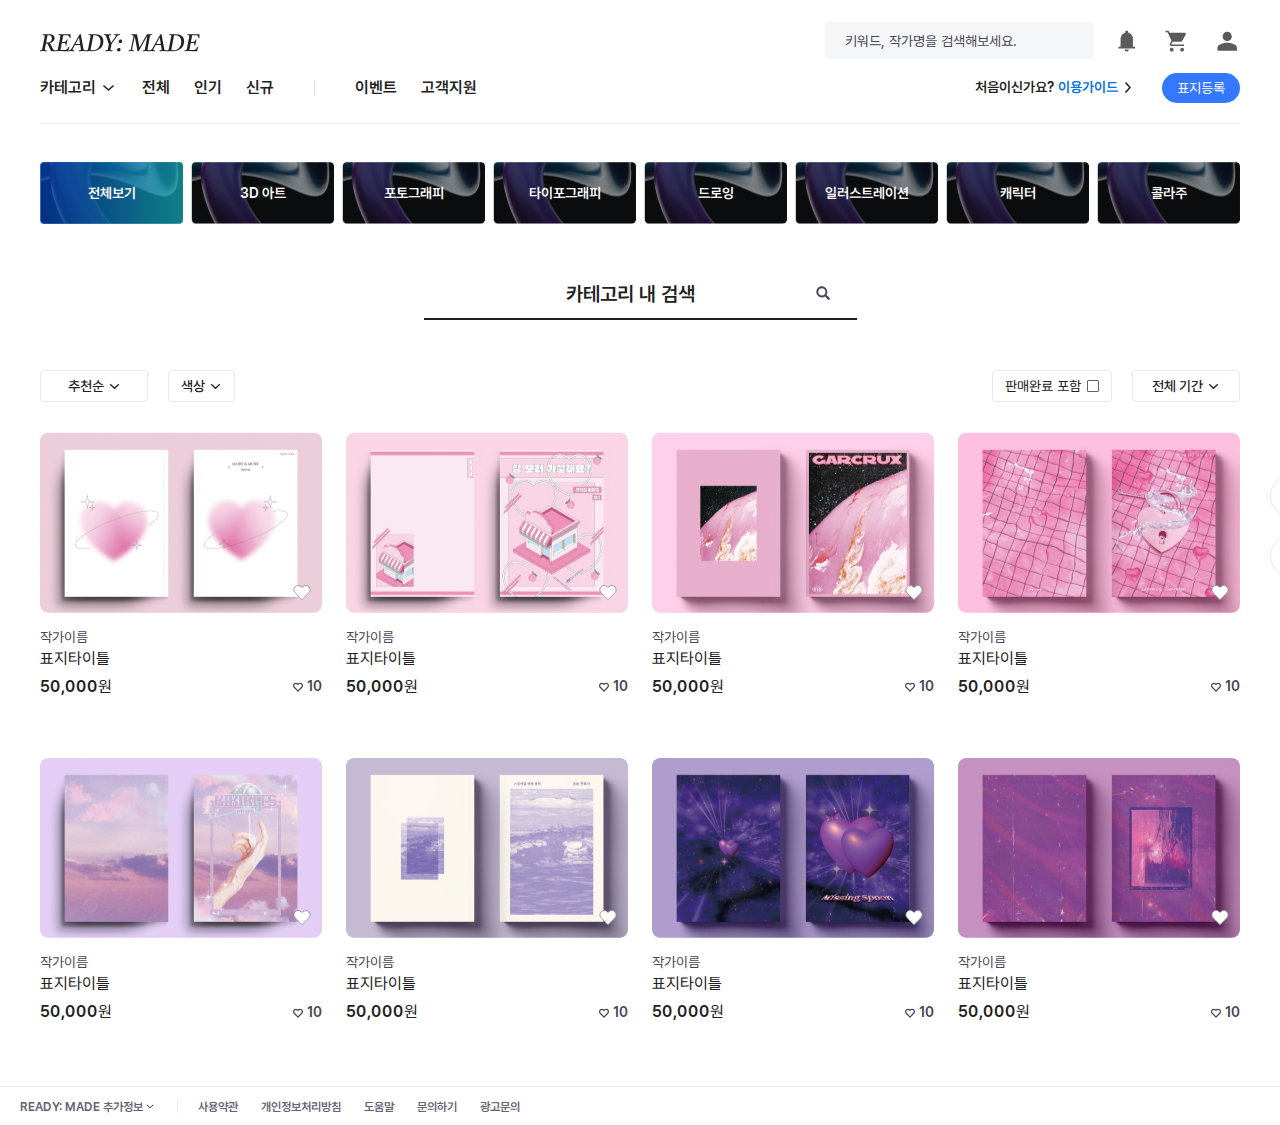
<file: html/product_list.html>
<!DOCTYPE html>
<html lang="ko">
<head>
    <meta charset="UTF-8">
    <meta http-equiv="X-UA-Compatible" content="IE=edge">
    <meta name="viewport" content="width=1190">
    <meta name="description" content="READYMADE">
    <meta property="og:type" content="website">
    <meta property="og:title" content="READYMADE">
    <meta property="og:description" content="READYMADE">
    <meta property="og:url" content="http://READYMADE.com/">
    <meta property="og:image" content="../image/common/logo.svg">
    <title>READYMADE Product List</title>
    <!-- css -->
    <link rel="stylesheet" href="../css/reset.css" />
    <link rel="stylesheet" href="../css/common.css" />
    <link rel="stylesheet" href="../css/font.css" />
    <link rel="stylesheet" href="../css/layout.css" />
    <link rel="stylesheet" href="../css/sub.css" />
    <!-- js -->
    <script src="https://code.jquery.com/jquery-2.2.4.min.js" integrity="sha256-BbhdlvQf/xTY9gja0Dq3HiwQF8LaCRTXxZKRutelT44=" crossorigin="anonymous"></script>
    <link rel="stylesheet" href="https://cdn.jsdelivr.net/npm/swiper@9/swiper-bundle.min.css" />
    <script src="../js/common.js"></script>
</head>

<body>
    <header class="header type_line">
        <div class="container">

            <div class="header_upper_wrap">
                <h1 class="logo"><a href="index.html"><img src="../image/common/logo.svg" alt="READYMADE" /></a></h1>
    
                <div class="header_upper">
                    <form class="search_box">
                        <input type="search" name="search" title="통합검색" class="search_input" placeholder="키워드, 작가명을 검색해보세요." />
                        <button type="submit" class="search_btn"><span class="blind">검색버튼</span></button>
                    </form>
    
                    <ul class="user_assi_nav">
                        <li><a href="javascript:void(0)" class="alarm"><span class="blind">알람</span></a></li>
                        <li><a href="javascript:void(0)" class="cart"><span class="blind">장바구니</span></a></li>
                        <li><a href="javascript:void(0)" class="user"><span class="blind">마이페이지</span></a></li>
                    </ul>
                </div>
            </div>
    
            <div class="gnb_wrapper">
                <nav class="gnb">
                    <ul class="depth1">
                        <li>
                            <a href="product_list.html">카테고리</a>
                            <ul class="depth2">
                                <li><a href="product_list.html">3D 아트</a></li>
                                <li><a href="product_list.html">포토그래피</a></li>
                                <li><a href="product_list.html">드로잉</a></li>
                                <li><a href="product_list.html">디지털아트</a></li>
                                <li><a href="product_list.html">타이포그래피</a></li>
                                <li><a href="product_list.html">일러스트레이션</a></li>
                                <li><a href="product_list.html">캐릭터</a></li>
                                <li><a href="product_list.html">콜라주</a></li>
                            </ul>
                        </li>
                        <li><a href="product_list.html">전체</a></li>
                        <li><a href="product_list.html">인기</a></li>
                        <li><a href="product_list.html">신규</a></li>
                    </ul>

                    <ul class="depth1">
                        <li><a href="javascript:void(0)">이벤트</a></li>
                        <li><a href="javascript:void(0)">고객지원</a></li>
                    </ul>
                </nav>
    
                <div class="user_assi_box">
                    <p class="first_user_guide">처음이신가요? <a href="javascript:void(0)">이용가이드</a></p>
                    <a href="product_edit.html" class="cover_edit_btn">표지등록</a>
                </div>
            </div>

        </div>
    </header>

    <main class="wrap">

        <section>
            <div class="container">

                <h2 class="blind">카테고리</h2>
                <ul class="category_list type_sub">
                    <li><button type="buton" class="active" onclick="categoryList(this)"><span class="txt">전체보기</span></button></li>
                    <li><button type="buton" onclick="categoryList(this)"><span class="txt">3D 아트</span>3D </button></li>
                    <li><button type="buton" onclick="categoryList(this)"><span class="txt">포토그래피</span></button></li>
                    <li><button type="buton" onclick="categoryList(this)"><span class="txt">타이포그래피</span></button></li>
                    <li><button type="buton" onclick="categoryList(this)"><span class="txt">드로잉</span></button></li>
                    <li><button type="buton" onclick="categoryList(this)"><span class="txt">일러스트레이션</span></button></li>
                    <li><button type="buton" onclick="categoryList(this)"><span class="txt">캐릭터</span></button></li>
                    <li><button type="buton" onclick="categoryList(this)"><span class="txt">콜라주</span></button></li>
                </ul>

            </div>
        </section>

        <section>
            <form class="sub_search_form">
                <input type="search" class="search_input" name="category_search" title="검색창" placeholder="카테고리 내 검색" />
                <button type="submit" class="search_btn"><span class="blind">검색버튼</span></button>
            </form>
        </section>

        <section>
            <div class="container">

                <h2 class="blind">제품리스트-검색결과</h2>
                <div class="main_product_top">

                    <div class="sort_array">
                        <article class="select_box period">
                            <button type="button" class="label">추천순</button>
                            <ul class="option_list">
                                <li class="option_item">추천순</li>
                                <li class="option_item">인기순</li>
                                <li class="option_item">최신순</li>
                                <li class="option_item">높은 가격순</li>
                                <li class="option_item">낮은 가격순</li>
                            </ul>
                        </article>

                        <article class="select_box color left">
                            <button type="button" class="label">색상</button>
                            <ul class="option_list">
                                <li class="option_item">빨강<span class="red"></span></li>
                                <li class="option_item">주황<span class="orange"></span></li>
                                <li class="option_item">노랑<span class="yellow"></span></li>
                                <li class="option_item">초록<span class="green"></span></li>
                                <li class="option_item">파랑<span class="blue"></span></li>
                                <li class="option_item">보라<span class="purple"></span></li>
                                <li class="option_item">흰색<span class="white"></span></li>
                                <li class="option_item">검정<span class="black"></span></li>
                            </ul>
                        </article>
                    </div>

                    <div class="sort_array">
                        <label for="completed" class="box_chk_label">판매완료 포함<input type="checkbox" class="chk" name="Sales_completed" id="completed" /></label>
    
                        <article class="select_box period left">
                            <button type="button" class="label">전체 기간</button>
                            <ul class="option_list">
                                <li class="option_item">전체 기간</li>
                                <li class="option_item">최근 1주</li>
                                <li class="option_item">최근 2달</li>
                                <li class="option_item">최근 3달</li>
                                <li class="option_item">최근 6달</li>
                            </ul>
                        </article>    
                    </div>
                    
                </div>

                <ul class="product_list" id="mainProductList_2">
                    
                    <li>
                        <a href="javascript:void(0)">
                            <div class="img_box">
                                <img src="../image/cover/cover_1.jpg" alt="표지1" />
                                <label for="product_like_sub_1" class="product_like"><input type="checkbox" name="관심" id="product_like_sub_1" /></label>
                            </div>
                            <div class="text_box">
                                <span class="user_name">작가이름</span>
                                <p class="product_name">표지타이틀</p>
                                <div class="product_info_num">
                                    <p class="price"><strong>50,000</strong>원</p>
                                    <span class="product_like_num"><span class="blind">관심수</span>10</span>
                                </div>
                            </div>
                        </a>
                    </li>
                    <li>
                        <a href="javascript:void(0)">
                            <div class="img_box">
                                <img src="../image/cover/cover_2.jpg" alt="표지2" />
                                <label for="product_like_sub_2" class="product_like"><input type="checkbox" name="관심" id="product_like_sub_2" /></label>
                            </div>
                            <div class="text_box">
                                <span class="user_name">작가이름</span>
                                <p class="product_name">표지타이틀</p>
                                <div class="product_info_num">
                                    <p class="price"><strong>50,000</strong>원</p>
                                    <span class="product_like_num"><span class="blind">관심수</span>10</span>
                                </div>
                            </div>
                        </a>
                    </li>

                    <li>
                        <a href="javascript:void(0)">
                            <div class="img_box">
                                <img src="../image/cover/cover_3.jpg" alt="표지3" />
                                <label for="product_like_sub_3" class="product_like"><input type="checkbox" name="관심" id="product_like_sub_3" /></label>
                            </div>
                            <div class="text_box">
                                <span class="user_name">작가이름</span>
                                <p class="product_name">표지타이틀</p>
                                <div class="product_info_num">
                                    <p class="price"><strong>50,000</strong>원</p>
                                    <span class="product_like_num"><span class="blind">관심수</span>10</span>
                                </div>
                            </div>
                        </a>
                    </li>
                    <li>
                        <a href="javascript:void(0)">
                            <div class="img_box">
                                <img src="../image/cover/cover_4.jpg" alt="표지4" />
                                <label for="product_like_sub_4" class="product_like"><input type="checkbox" name="관심" id="product_like_sub_4" /></label>
                            </div>
                            <div class="text_box">
                                <span class="user_name">작가이름</span>
                                <p class="product_name">표지타이틀</p>
                                <div class="product_info_num">
                                    <p class="price"><strong>50,000</strong>원</p>
                                    <span class="product_like_num"><span class="blind">관심수</span>10</span>
                                </div>
                            </div>
                        </a>
                    </li>
                    <li>
                        <a href="javascript:void(0)">
                            <div class="img_box">
                                <img src="../image/cover/cover_5.jpg" alt="표지5" />
                                <label for="product_like_5" class="product_like"><input type="checkbox" name="관심" id="product_like_5" /></label>
                            </div>
                            <div class="text_box">
                                <span class="user_name">작가이름</span>
                                <p class="product_name">표지타이틀</p>
                                <div class="product_info_num">
                                    <p class="price"><strong>50,000</strong>원</p>
                                    <span class="product_like_num"><span class="blind">관심수</span>10</span>
                                </div>
                            </div>
                        </a>
                    </li>
                    <li>
                        <a href="javascript:void(0)">
                            <div class="img_box">
                                <img src="../image/cover/cover_6.jpg" alt="표지6" />
                                <label for="product_like_sub_6" class="product_like"><input type="checkbox" name="관심" id="product_like_sub_6" /></label>
                            </div>
                            <div class="text_box">
                                <span class="user_name">작가이름</span>
                                <p class="product_name">표지타이틀</p>
                                <div class="product_info_num">
                                    <p class="price"><strong>50,000</strong>원</p>
                                    <span class="product_like_num"><span class="blind">관심수</span>10</span>
                                </div>
                            </div>
                        </a>
                    </li>
                    <li>
                        <a href="javascript:void(0)">
                            <div class="img_box">
                                <img src="../image/cover/cover_7.jpg" alt="표지7" />
                                <label for="product_like_sub_7" class="product_like"><input type="checkbox" name="관심" id="product_like_sub_7" /></label>
                            </div>
                            <div class="text_box">
                                <span class="user_name">작가이름</span>
                                <p class="product_name">표지타이틀</p>
                                <div class="product_info_num">
                                    <p class="price"><strong>50,000</strong>원</p>
                                    <span class="product_like_num"><span class="blind">관심수</span>10</span>
                                </div>
                            </div>
                        </a>
                    </li>
                    <li>
                        <a href="javascript:void(0)">
                            <div class="img_box">
                                <img src="../image/cover/cover_8.jpg" alt="표지8" />
                                <label for="product_like_sub_8" class="product_like"><input type="checkbox" name="관심" id="product_like_sub_8" /></label>
                            </div>
                            <div class="text_box">
                                <span class="user_name">작가이름</span>
                                <p class="product_name">표지타이틀</p>
                                <div class="product_info_num">
                                    <p class="price"><strong>50,000</strong>원</p>
                                    <span class="product_like_num"><span class="blind">관심수</span>10</span>
                                </div>
                            </div>
                        </a>
                    </li>
                </ul>
            </div>
        </section>

        <aside class="container quick_section">
            <h2 class="blind">퀵메뉴</h2>
            <ul class="quick_area">
                <li><button type="button" class="quick_btn top_btn" onclick="topMove()"><span class="blind">맨 위로</span></button></li>
                <li>
                    <button type="button" class="quick_btn recently" onclick="popToggle(this)"><span class="blind">최근 본 표지</span></button>

                    <article class="popup" style="display:none;">
                        <h3 class="pop_title">최근 본 표지</h3>
                        <button type="button" class="close_btn" onclick="popClose(this)"><span class="blind">닫기</span></button>
                
                        <ul class="product_list item2">
                            <li>
                                <a href="product_view.html">
                                    <div class="img_box">
                                        <img src="../image/cover/cover_9.jpg" alt="표지1" />
                                        <label for="product_like_recently_1" class="product_like"><input type="checkbox" name="관심" id="product_like_recently_1" /></label>
                                    </div>
                                </a>
                            </li>
                            <li>
                                <a href="product_view.html">
                                    <div class="img_box">
                                        <img src="../image/cover/cover_11.jpg" alt="표지2" />
                                        <label for="product_like_recently_2" class="product_like"><input type="checkbox" name="관심" id="product_like_recently_2" /></label>
                                    </div>
                                </a>
                            </li>
                            <li>
                                <a href="product_view.html">
                                    <div class="img_box">
                                        <img src="../image/cover/cover_13.jpg" alt="표지3" />
                                        <label for="product_like_recently_3" class="product_like"><input type="checkbox" name="관심" id="product_like_recently_3" /></label>
                                    </div>
                                </a>
                            </li>
                            <li>
                                <a href="product_view.html">
                                    <div class="img_box">
                                        <img src="../image/cover/cover_15.jpg" alt="표지4" />
                                        <label for="product_like_recently_4" class="product_like"><input type="checkbox" name="관심" id="product_like_recently_4" /></label>
                                    </div>
                                </a>
                            </li>
                            <li>
                                <a href="product_view.html">
                                    <div class="img_box">
                                        <img src="../image/cover/cover_17.jpg" alt="표지5" />
                                        <label for="product_like_recently_5" class="product_like"><input type="checkbox" name="관심" id="product_like_recently_5" /></label>
                                    </div>
                                </a>
                            </li>
                            <li>
                                <a href="product_view.html">
                                    <div class="img_box">
                                        <img src="../image/cover/cover_19.jpg" alt="표지6" />
                                        <label for="product_like_recently_6" class="product_like"><input type="checkbox" name="관심" id="product_like_recently_6" /></label>
                                    </div>
                                </a>
                            </li>
                        </ul>

                        <div class="btn_area">
                            <a href="javascript:void(0)" class="all_view_btn">전체보기</a>
                        </div>
                    </article>
                </li>
                <li>
                    <button type="button" class="quick_btn like" onclick="popToggle(this)"><span class="blind">좋아요한 표지</span></button>

                    <article class="popup" style="display:none;">
                        <h3 class="pop_title">좋아요한 표지</h3>
                        <button type="button" class="close_btn" onclick="popClose(this)"><span class="blind">닫기</span></button>
                
                        <ul class="product_list item2">
                            <li>
                                <a href="product_view.html">
                                    <div class="img_box">
                                        <img src="../image/cover/cover_5.jpg" alt="표지1" />
                                        <label for="product_like_check_1" class="product_like"><input type="checkbox" name="관심" id="product_like_check_1" checked="checked" /></label>
                                    </div>
                                </a>
                            </li>
                            <li>
                                <a href="product_view.html">
                                    <div class="img_box">
                                        <img src="../image/cover/cover_6.jpg" alt="표지2" />
                                        <label for="product_like_check_2" class="product_like"><input type="checkbox" name="관심" id="product_like_check_2" checked="checked" /></label>
                                    </div>
                                </a>
                            </li>
                            <li>
                                <a href="product_view.html">
                                    <div class="img_box">
                                        <img src="../image/cover/cover_8.jpg" alt="표지3" />
                                        <label for="product_like_check_3" class="product_like"><input type="checkbox" name="관심" id="product_like_check_3" checked="checked" /></label>
                                    </div>
                                </a>
                            </li>
                            <li>
                                <a href="product_view.html">
                                    <div class="img_box">
                                        <img src="../image/cover/cover_10.jpg" alt="표지4" />
                                        <label for="product_like_check_4" class="product_like"><input type="checkbox" name="관심" id="product_like_check_4" checked="checked" /></label>
                                    </div>
                                </a>
                            </li>
                            <li>
                                <a href="product_view.html">
                                    <div class="img_box">
                                        <img src="../image/cover/cover_12.jpg" alt="표지5" />
                                        <label for="product_like_check_5" class="product_like"><input type="checkbox" name="관심" id="product_like_check_5" checked="checked" /></label>
                                    </div>
                                </a>
                            </li>
                            <li>
                                <a href="product_view.html">
                                    <div class="img_box">
                                        <img src="../image/cover/cover_14.jpg" alt="표지6" />
                                        <label for="product_like_check_6" class="product_like"><input type="checkbox" name="관심" id="product_like_check_6" checked="checked" /></label>
                                    </div>
                                </a>
                            </li>
                        </ul>

                        <div class="btn_area">
                            <a href="javascript:void(0)" class="all_view_btn">전체보기</a>
                        </div>
                    </article>
                </li>
            </ul>
        </aside>
        
    </main>

    <footer class="footer">
        <div class="corp_area">
            <button type="button" class="corp_open_btn" onclick="corpToggle(this)">READY: MADE 추가정보</button>
            <ul class="corp_li">
                <li><a href="javascript:void(0)">사용약관</a></li>
                <li><a href="javascript:void(0)">개인정보처리방침</a></li>
                <li><a href="javascript:void(0)">도움말</a></li>
                <li><a href="javascript:void(0)">문의하기</a></li>
                <li><a href="javascript:void(0)">광고문의</a></li>
            </ul>
        </div>

        <div class="hide_corp_area" style="display:none;">
            <span class="txt copy">ⓒ2023 READY: MADE</span>
            <span class="txt">사업자 등록번호: 000-00-000000</span>
            <span class="txt">대표자명: 000</span>
            <span class="txt">전화번호: 000-0000-0000</span>
            <span class="txt">주소: 서울특별시 강남구 00로 00길 0F </span>
        </div>
    </footer>

    <!-- js -->
    <script src="https://cdn.jsdelivr.net/npm/swiper@9/swiper-bundle.min.js"></script>
    <script src="../js/sub.js"></script>
</body>
</html>
</file>
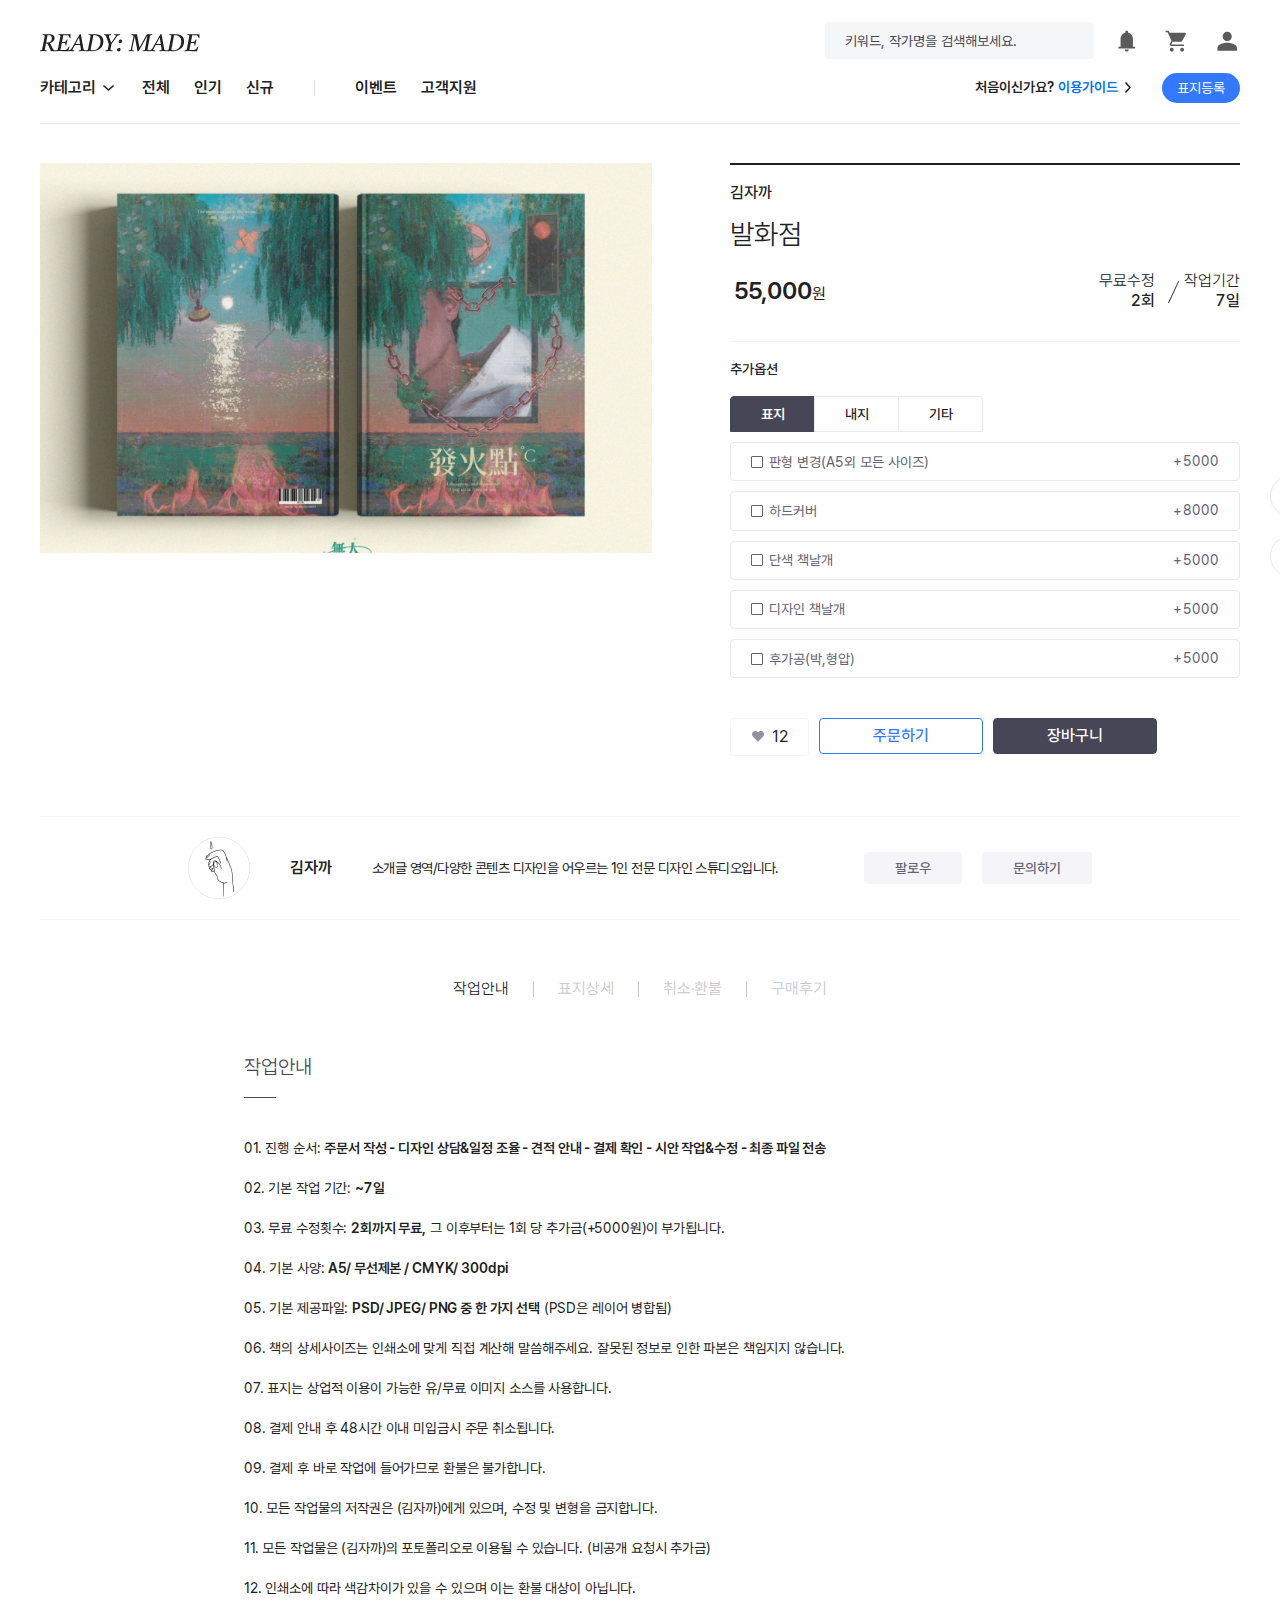
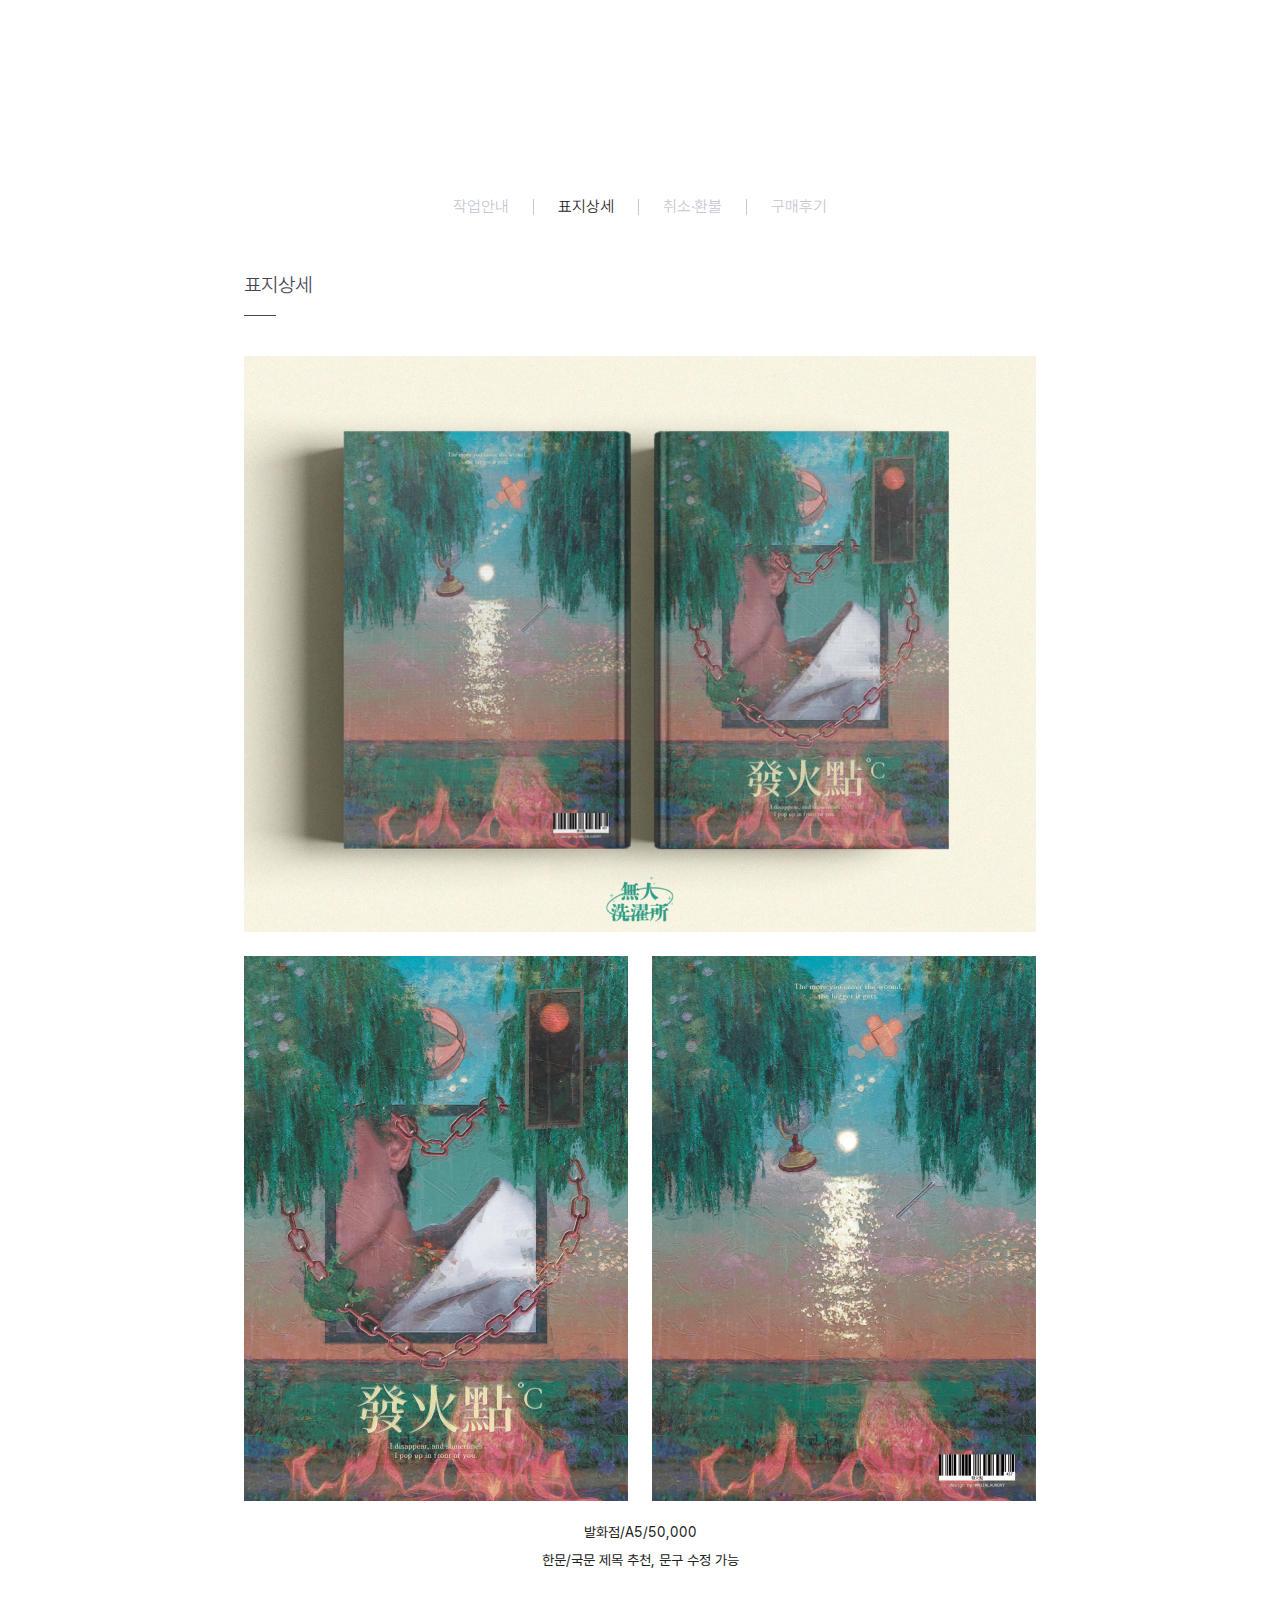
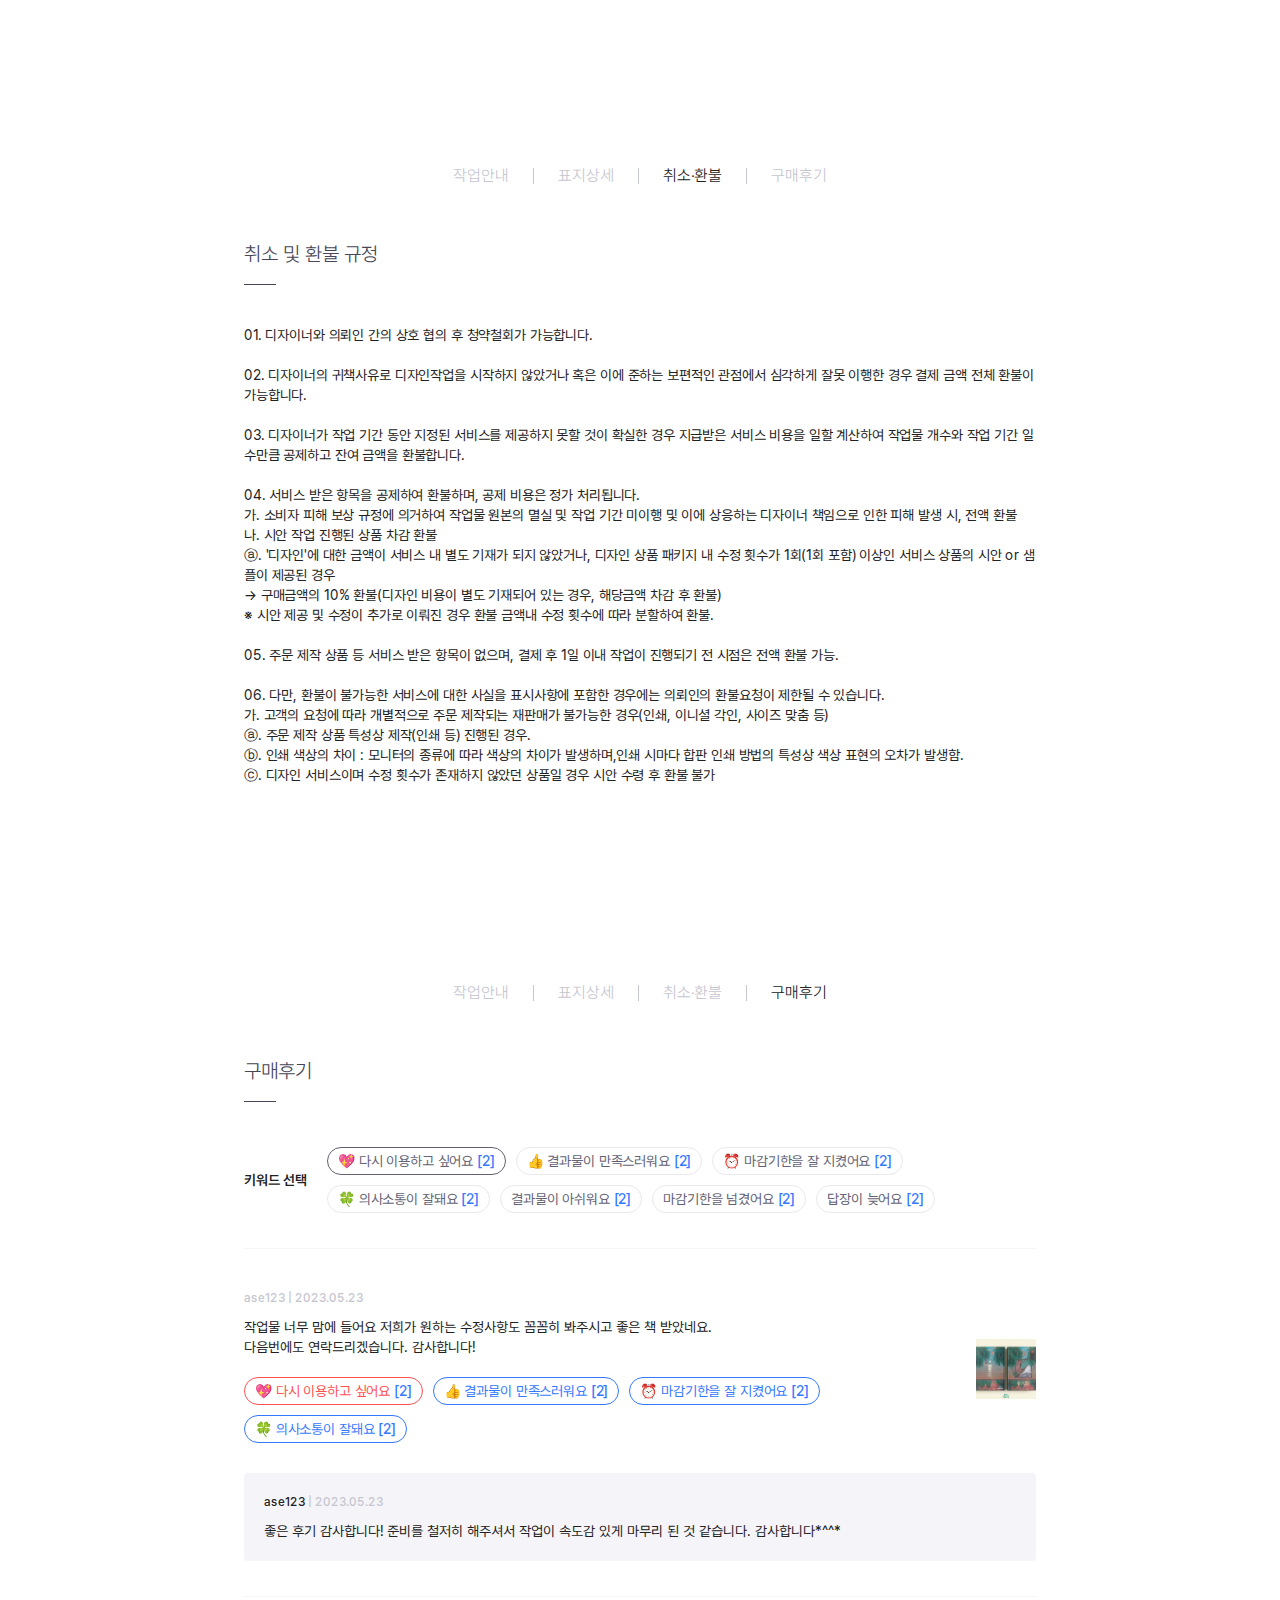
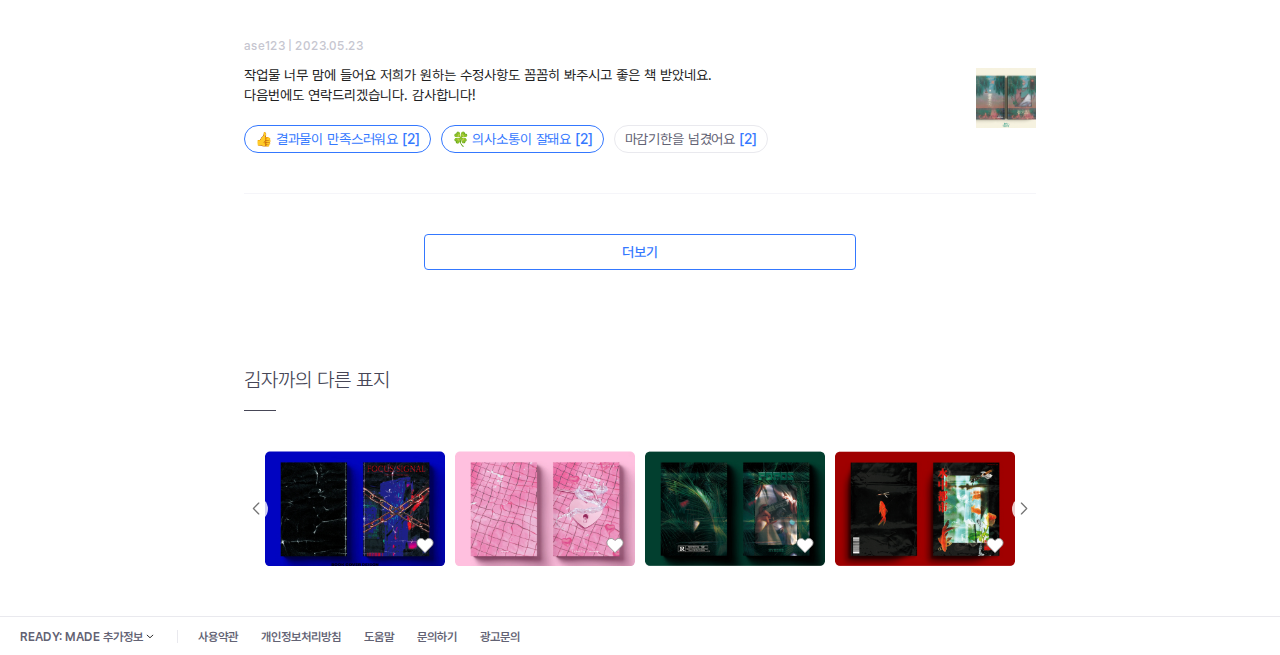
<file: html/product_view.html>
<!DOCTYPE html>
<html lang="ko">
<head>
    <meta charset="UTF-8">
    <meta http-equiv="X-UA-Compatible" content="IE=edge">
    <meta name="viewport" content="width=1190">
    <meta name="description" content="READYMADE">
    <meta property="og:type" content="website">
    <meta property="og:title" content="READYMADE">
    <meta property="og:description" content="READYMADE">
    <meta property="og:url" content="http://READYMADE.com/">
    <meta property="og:image" content="../image/common/logo.svg">
    <title>READYMADE Product View</title>
    <!-- css -->
    <link rel="stylesheet" href="../css/reset.css" />
    <link rel="stylesheet" href="../css/common.css" />
    <link rel="stylesheet" href="../css/font.css" />
    <link rel="stylesheet" href="../css/layout.css" />
    <link rel="stylesheet" href="../css/sub.css" />
    <!-- js -->
    <script src="https://code.jquery.com/jquery-2.2.4.min.js" integrity="sha256-BbhdlvQf/xTY9gja0Dq3HiwQF8LaCRTXxZKRutelT44=" crossorigin="anonymous"></script>
    <link rel="stylesheet" href="https://cdn.jsdelivr.net/npm/swiper@9/swiper-bundle.min.css" />
    <script src="../js/common.js"></script>
</head>

<body>
    <header class="header type_line">
        <div class="container">

            <div class="header_upper_wrap">
                <h1 class="logo"><a href="index.html"><img src="../image/common/logo.svg" alt="READYMADE" /></a></h1>
    
                <div class="header_upper">
                    <form class="search_box">
                        <input type="search" name="search" title="통합검색" class="search_input" placeholder="키워드, 작가명을 검색해보세요." />
                        <button type="submit" class="search_btn"><span class="blind">검색버튼</span></button>
                    </form>
    
                    <ul class="user_assi_nav">
                        <li><a href="javascript:void(0)" class="alarm"><span class="blind">알람</span></a></li>
                        <li><a href="javascript:void(0)" class="cart"><span class="blind">장바구니</span></a></li>
                        <li><a href="javascript:void(0)" class="user"><span class="blind">마이페이지</span></a></li>
                    </ul>
                </div>
            </div>
    
            <div class="gnb_wrapper">
                <nav class="gnb">
                    <ul class="depth1">
                        <li>
                            <a href="product_list.html">카테고리</a>
                            <ul class="depth2">
                                <li><a href="product_list.html">3D 아트</a></li>
                                <li><a href="product_list.html">포토그래피</a></li>
                                <li><a href="product_list.html">드로잉</a></li>
                                <li><a href="product_list.html">디지털아트</a></li>
                                <li><a href="product_list.html">타이포그래피</a></li>
                                <li><a href="product_list.html">일러스트레이션</a></li>
                                <li><a href="product_list.html">캐릭터</a></li>
                                <li><a href="product_list.html">콜라주</a></li>
                            </ul>
                        </li>
                        <li><a href="product_list.html">전체</a></li>
                        <li><a href="product_list.html">인기</a></li>
                        <li><a href="product_list.html">신규</a></li>
                    </ul>

                    <ul class="depth1">
                        <li><a href="javascript:void(0)">이벤트</a></li>
                        <li><a href="javascript:void(0)">고객지원</a></li>
                    </ul>
                </nav>
    
                <div class="user_assi_box">
                    <p class="first_user_guide">처음이신가요? <a href="javascript:void(0)">이용가이드</a></p>
                    <a href="product_edit.html" class="cover_edit_btn">표지등록</a>
                </div>
            </div>

        </div>
    </header>

    <main class="wrap">

        <section class="product_view_top">
            <div class="container">

                <h2 class="blind">제품 상세 - 제품 정보</h2>
                <div class="product_view_img"><img src="../image/cover/cover_view_1.jpg" alt="책표지대표이미지"/></div>

                <form class="product_info_area">
                    <div class="product_info_box">
                        <span class="writer_name"><span class="blind">작가이름</span>김자까</span>
                        <h3 class="product_name"><span class="blind">제품명</span>발화점</h3>
                        <div class="basic_info">
                            <p class="price"><strong>55,000</strong>원</p>
                            <div class="add_info">
                                <div class="work_num">
                                    <span>무료수정</span>
                                    <span class="num">2회</span>
                                </div>
                                <div class="work_num">
                                    <span>작업기간</span>
                                    <span class="num">7일</span>
                                </div>
                            </div>
                        </div>
                    </div>

                    <div class="option_area">
                        <p class="title">추가옵션</p>

                        <ul class="option_tabs">
                            <li><button type="button" class="active" onclick="optionTabs(this, '1')">표지</button></li>
                            <li><button type="button" onclick="optionTabs(this, '2')">내지</button></li>
                            <li><button type="button" onclick="optionTabs(this, '3')">기타</button></li>
                        </ul>
                        
                        <div class="option_list_area">
                            <ul class="option_list_box optionContent_1">
                                <li>
                                    <label for="option_1" class="option_label">
                                        <div class="option_txt">
                                            <input type="checkbox" class="chk" name="판형변경" id="option_1" onclick="optionAddChk(this, '1')" />
                                            <p class="txt">판형 변경(A5외 모든 사이즈)</p>
                                        </div>
                                        <span class="price">5000</span>
                                    </label>
                                </li>
                                <li>
                                    <label for="option_2" class="option_label">
                                        <div class="option_txt">
                                            <input type="checkbox" class="chk" name="하드커버" id="option_2" onclick="optionAddChk(this, '2')" />
                                            <p class="txt">하드커버</p>
                                        </div>
                                        <span class="price">8000</span>
                                    </label>
                                </li>
                                <li>
                                    <label for="option_3" class="option_label">
                                        <div class="option_txt">
                                            <input type="checkbox" class="chk" name="단색 책날개" id="option_3" onclick="optionAddChk(this, '3')"/>
                                            <p class="txt">단색 책날개</p>
                                        </div>
                                        <span class="price">5000</span>
                                    </label>
                                </li>
                                <li>
                                    <label for="option_4" class="option_label">
                                        <div class="option_txt">
                                            <input type="checkbox" class="chk" name="디자인 책날개" id="option_4" onclick="optionAddChk(this, '4')"/>
                                            <p class="txt">디자인 책날개</p>
                                        </div>
                                        <span class="price">5000</span>
                                    </label>
                                </li>
                                <li>
                                    <label for="option_5" class="option_label">
                                        <div class="option_txt">
                                            <input type="checkbox" class="chk" name="후가공" id="option_5" onclick="optionAddChk(this, '5')"/>
                                            <p class="txt">후가공(박,형압)</p>
                                        </div>
                                        <span class="price">5000</span>
                                    </label>
                                </li>
                            </ul>

                            <ul class="option_list_box optionContent_2" style="display:none;">
                                <li>
                                    <label for="option_6" class="option_label">
                                        <div class="option_txt">
                                            <input type="checkbox" class="chk" name="약표제지" id="option_6" onclick="optionAddChk(this, '6')" />
                                            <p class="txt">약표제지</p>
                                        </div>
                                        <span class="price">3000</span>
                                    </label>
                                </li>
                                <li>
                                    <label for="option_7" class="option_label">
                                        <div class="option_txt">
                                            <input type="checkbox" class="chk" name="표제지" id="option_7" onclick="optionAddChk(this, '7')" />
                                            <p class="txt">표제지</p>
                                        </div>
                                        <span class="price">3000</span>
                                    </label>
                                </li>
                                <li>
                                    <label for="option_8" class="option_label">
                                        <div class="option_txt">
                                            <input type="checkbox" class="chk" name="목차" id="option_8" onclick="optionAddChk(this, '8')" />
                                            <p class="txt">목차</p>
                                        </div>
                                        <span class="price">8000</span>
                                    </label>
                                </li>
                                <li>
                                    <label for="option_9" class="option_label">
                                        <div class="option_txt">
                                            <input type="checkbox" class="chk" name="장도비라" id="option_9" onclick="optionAddChk(this, '9')" />
                                            <p class="txt">장도비라</p>
                                        </div>
                                        <span class="price">8000</span>
                                    </label>
                                </li>
                                <li>
                                    <label for="option_10" class="option_label">
                                        <div class="option_txt">
                                            <input type="checkbox" class="chk" name="판권지" id="option_10" onclick="optionAddChk(this, '10')"/>
                                            <p class="txt">판권지</p>
                                        </div>
                                        <span class="price">5000</span>
                                    </label>
                                </li>
                            </ul>

                            <ul class="option_list_box optionContent_3" style="display:none;">
                                <li>
                                    <label for="option_11" class="option_label">
                                        <div class="option_txt">
                                            <input type="checkbox" class="chk" name="목업 제작" id="option_11" onclick="optionAddChk(this, '11')" />
                                            <p class="txt">목업 제작</p>
                                        </div>
                                        <span class="price">5000</span>
                                    </label>
                                </li>
                                <li>
                                    <label for="option_12" class="option_label">
                                        <div class="option_txt">
                                            <input type="checkbox" class="chk" name="엽서 제작" id="option_12" onclick="optionAddChk(this, '12')" />
                                            <p class="txt">엽서 제작</p>
                                        </div>
                                        <span class="price">8000</span>
                                    </label>
                                </li>
                                <li>
                                    <label for="option_13" class="option_label">
                                        <div class="option_txt">
                                            <input type="checkbox" class="chk" name="책갈피 제작" id="option_13" onclick="optionAddChk(this, '13')" />
                                            <p class="txt">책갈피 제작</p>
                                        </div>
                                        <span class="price">5000</span>
                                    </label>
                                </li>
                                <li>
                                    <label for="option_14" class="option_label">
                                        <div class="option_txt">
                                            <input type="checkbox" class="chk" name="포토폴리오 비공개" id="option_14" onclick="optionAddChk(this, '14')" />
                                            <p class="txt">포토폴리오 비공개</p>
                                        </div>
                                        <span class="price">5000</span>
                                    </label>
                                </li>
                                <li>
                                    <label for="option_15" class="option_label">
                                        <div class="option_txt">
                                            <input type="checkbox" class="chk" name="수정3회" id="option_15" onclick="optionAddChk(this, '15')" disabled="disabled" />
                                            <p class="txt">수정 3회부터</p>
                                        </div>
                                        <span class="price">5000</span>
                                    </label>
                                </li>
                            </ul>
                        </div>

                        <div id="optionTable" style="display:none;">
                            <table class="list_table">
                                <tbody id="optionAddList"></tbody>

                                <tfoot>
                                    <tr>
                                        <th>총금액</th>
                                        <td class="total_price"><span id="totalPrice"></span></td>
                                    </tr>
                                </tfoot>
                            </table>
                        </div>

                        <div class="product_buy_btn">
                            <label for="product_like" class="like_chk"><input type="checkbox" class="blind" name="물건 좋아요 등록" id="product_like" /><span class="count">12</span></label>
                            <button type="button" class="btn main" onclick="location.href='order_edit.html'">주문하기</button>
                            <button type="button" class="btn gray">장바구니</button>
                        </div>
                    </div>
                </form>

            </div>
        </section>

        <section>
            <div class="container">
                
                <h2 class="blind">작가 소개</h2>
                <div class="writer_info">
                    <a href="javascript:void(0)" class="img_box"><img src="../image/sub/writer_1.png" alt="김작가 프로필" /></a>
                    <span class="name">김자까</span>
                    <p class="desc">소개글 영역/다양한 콘텐츠 디자인을 어우르는 1인 전문 디자인 스튜디오입니다.</p>
                    <div class="btn_box">
                        <button type="button" class="btn">팔로우</button>
                        <button type="button" class="btn">문의하기</button>
                    </div>
                </div>

            </div>
        </section>

        <section id="productSection_1">
            <div class="container type_small">

                <ul class="tabs_navi">
                    <li><button type="button" class="active" onclick="tabMove('1')">작업안내</button></li>
                    <li><button type="button" onclick="tabMove('2')">표지상세</button></li>
                    <li><button type="button" onclick="tabMove('3')">취소·환불</button></li>
                    <li><button type="button" onclick="tabMove('4')">구매후기</button></li>
                </ul>

                <h2 class="h2_title">작업안내</h2>
                <ol class="guidance_list">
                    <li>01. 진행 순서: <strong>주문서 작성 - 디자인 상담&일정 조율 - 견적 안내 - 결제 확인 - 시안 작업&수정 - 최종 파일 전송</strong></li>
                    <li>02. 기본 작업 기간: <strong>~7일</strong></li>
                    <li>03. 무료 수정횟수: <strong>2회까지 무료,</strong> 그 이후부터는 1회 당 추가금(+5000원)이 부가됩니다.</li>
                    <li>04. 기본 사양: <strong>A5/ 무선제본 / CMYK/ 300dpi</strong></li>
                    <li>05. 기본 제공파일: <strong>PSD/ JPEG/ PNG 중 한 가지 선택</strong> (PSD은 레이어 병합됨)</li>
                    <li>06. 책의 상세사이즈는 인쇄소에 맞게 직접 계산해 말씀해주세요. 잘못된 정보로 인한 파본은 책임지지 않습니다.</li>
                    <li>07. 표지는 상업적 이용이 가능한 유/무료 이미지 소스를 사용합니다.</li>
                    <li>08. 결제 안내 후 48시간 이내 미입금시 주문 취소됩니다.</li>
                    <li>09. 결제 후 바로 작업에 들어가므로 환불은 불가합니다.</li>
                    <li>10. 모든 작업물의 저작권은 (김자까)에게 있으며, 수정 및 변형을 금지합니다.</li>
                    <li>11. 모든 작업물은 (김자까)의 포토폴리오로 이용될 수 있습니다. (비공개 요청시 추가금)</li>
                    <li>12. 인쇄소에 따라 색감차이가 있을 수 있으며 이는 환불 대상이 아닙니다.</li>
                </ol>
            </div>
        </section>

        <section id="productSection_2">
            <div class="container type_small">

                <ul class="tabs_navi top">
                    <li><button type="button" onclick="tabMove('1')">작업안내</button></li>
                    <li><button type="button" class="active" onclick="tabMove('2')">표지상세</button></li>
                    <li><button type="button" onclick="tabMove('3')">취소·환불</button></li>
                    <li><button type="button" onclick="tabMove('4')">구매후기</button></li>
                </ul>

                <h2 class="h2_title">표지상세</h2>
                <div class="product_infomation_area">
                    <img src="../image/cover/cover_view_1.jpg" alt="커버디자인1" />
                    <img src="../image/cover/cover_view_2.jpg" alt="커버디자인2" />
                    <p>발화점/A5/50,000<br/><br/>한문/국문 제목 추천, 문구 수정 가능</p>
                </div>
            </div>
        </section>

        <section id="productSection_3">
            <div class="container type_small">

                <ul class="tabs_navi top">
                    <li><button type="button" onclick="tabMove('1')">작업안내</button></li>
                    <li><button type="button" onclick="tabMove('2')">표지상세</button></li>
                    <li><button type="button" class="active" onclick="tabMove('3')">취소·환불</button></li>
                    <li><button type="button" onclick="tabMove('4')">구매후기</button></li>
                </ul>

                <h2 class="h2_title">취소 및 환불 규정</h2>
                <ol class="guidance_list">
                    <li>01. 디자이너와 의뢰인 간의 상호 협의 후 청약철회가 가능합니다. </li>
                    <li>02. 디자이너의 귀책사유로 디자인작업을 시작하지 않았거나 혹은 이에 준하는 보편적인 관점에서 심각하게 잘못 이행한 경우 결제 금액 전체 환불이 가능합니다. </li>
                    <li>03. 디자이너가 작업 기간 동안 지정된 서비스를 제공하지 못할 것이 확실한 경우 지급받은 서비스 비용을 일할 계산하여 작업물 개수와 작업 기간 일수만큼 공제하고 잔여 금액을 환불합니다.</li>
                    <li>
                        04. 서비스 받은 항목을 공제하여 환불하며, 공제 비용은 정가 처리됩니다.
                        <br/>가. 소비자 피해 보상 규정에 의거하여 작업물 원본의 멸실 및 작업 기간 미이행 및 이에 상응하는 디자이너 책임으로 인한 피해 발생 시, 전액 환불
                        <br/>나. 시안 작업 진행된 상품 차감 환불 
                        <br/>ⓐ. '디자인'에 대한 금액이 서비스 내 별도 기재가 되지 않았거나, 디자인 상품 패키지 내 수정 횟수가 1회(1회 포함) 이상인 서비스 상품의 시안 or 샘플이 제공된 경우 
                        <br/>→ 구매금액의 10% 환불(디자인 비용이 별도 기재되어 있는 경우, 해당금액 차감 후 환불)
                        <br/>※ 시안 제공 및 수정이 추가로 이뤄진 경우 환불 금액내 수정 횟수에 따라 분할하여 환불. 
                    </li>
                    <li>05. 주문 제작 상품 등 서비스 받은 항목이 없으며, 결제 후 1일 이내 작업이 진행되기 전 시점은 전액 환불 가능. </li>
                    <li>
                        06. 다만, 환불이 불가능한 서비스에 대한 사실을 표시사항에 포함한 경우에는 의뢰인의 환불요청이 제한될 수 있습니다. 
                        <br/>가. 고객의 요청에 따라 개별적으로 주문 제작되는 재판매가 불가능한 경우(인쇄, 이니셜 각인, 사이즈 맞춤 등) 
                        <br/>ⓐ. 주문 제작 상품 특성상 제작(인쇄 등) 진행된 경우. 
                        <br/>ⓑ. 인쇄 색상의 차이 : 모니터의 종류에 따라 색상의 차이가 발생하며,인쇄 시마다 합판 인쇄 방법의 특성상 색상 표현의 오차가 발생함. 
                        <br/>ⓒ. 디자인 서비스이며 수정 횟수가 존재하지 않았던 상품일 경우 시안 수령 후 환불 불가
                    </li>
                </ol>
            </div>
        </section>

        <section id="productSection_4">
            <div class="container type_small">

                <ul class="tabs_navi top">
                    <li><button type="button" onclick="tabMove('1')">작업안내</button></li>
                    <li><button type="button" onclick="tabMove('2')">표지상세</button></li>
                    <li><button type="button" onclick="tabMove('3')">취소·환불</button></li>
                    <li><button type="button" class="active" onclick="tabMove('4')">구매후기</button></li>
                </ul>

                <h2 class="h2_title">구매후기</h2>
                <div class="keyword_choice">
                    <h3 class="tit">키워드 선택</h3>
                    <ul class="keyword_list">
                        <li><button type="button" class="keyword black">💖 다시 이용하고 싶어요 <span class="keyword_count">[2]</span></button></li>
                        <li><button type="button" class="keyword">👍 결과물이 만족스러워요 <span class="keyword_count">[2]</span></button></li>
                        <li><button type="button" class="keyword">⏰ 마감기한을 잘 지켰어요 <span class="keyword_count">[2]</span></button></li>
                        <li><button type="button" class="keyword">🍀 의사소통이 잘돼요 <span class="keyword_count">[2]</span></button></li>
                        <li><button type="button" class="keyword">결과물이 아쉬워요 <span class="keyword_count">[2]</span></button></li>
                        <li><button type="button" class="keyword">마감기한을 넘겼어요 <span class="keyword_count">[2]</span></button></li>
                        <li><button type="button" class="keyword">답장이 늦어요 <span class="keyword_count">[2]</span></button></li>
                    </ul>
                </div>

                <ul class="review_area">
                    <li>
                        <div class="review_box">
                            <div class="text_box">
                                <span class="write_info">ase123 | 2023.05.23</span>
                                <p class="text">작업물 너무 맘에 들어요 저희가 원하는 수정사항도 꼼꼼히 봐주시고 좋은 책 받았네요. <br/>다음번에도 연락드리겠습니다. 감사합니다!</p>
                                <ul class="keyword_list">
                                    <li><button type="button" class="keyword red">💖 다시 이용하고 싶어요 <span class="keyword_count">[2]</span></button></li>
                                    <li><button type="button" class="keyword blue">👍 결과물이 만족스러워요 <span class="keyword_count">[2]</span></button></li>
                                    <li><button type="button" class="keyword blue">⏰ 마감기한을 잘 지켰어요 <span class="keyword_count">[2]</span></button></li>
                                    <li><button type="button" class="keyword blue">🍀 의사소통이 잘돼요 <span class="keyword_count">[2]</span></button></li>
                                </ul>
                            </div>
                            <div class="img_box"><img src="../image/cover/cover_view_1.jpg" alt="이미지1" /></div>
                        </div>

                        <div class="review_anwser">
                            <span class="write_info"><span class="user">ase123</span> | 2023.05.23</span>
                            <p class="text">좋은 후기 감사합니다! 준비를 철저히 해주셔서 작업이 속도감 있게 마무리 된 것 같습니다. 감사합니다*^^*</p>
                        </div>
                    </li>
                    <li>
                        <div class="review_box">
                            <div class="text_box">
                                <span class="write_info">ase123 | 2023.05.23</span>
                                <p class="text">작업물 너무 맘에 들어요 저희가 원하는 수정사항도 꼼꼼히 봐주시고 좋은 책 받았네요. <br/>다음번에도 연락드리겠습니다. 감사합니다!</p>
                                <ul class="keyword_list">
                                    <li><button type="button" class="keyword blue">👍 결과물이 만족스러워요 <span class="keyword_count">[2]</span></button></li>
                                    <li><button type="button" class="keyword blue">🍀 의사소통이 잘돼요 <span class="keyword_count">[2]</span></button></li>
                                    <li><button type="button" class="keyword">마감기한을 넘겼어요 <span class="keyword_count">[2]</span></button></li>
                                </ul>
                            </div>
                            <div class="img_box"><img src="../image/cover/cover_view_1.jpg" alt="이미지2" /></div>
                        </div>
                    </li>
                </ul>
                
                <button type="button" class="more_view_btn">더보기</button>

            </div>
        </section>

        <section>
            <div class="container type_small">

                <h2 class="h2_title top">김자까의 다른 표지</h2>
                <div class="other_cover_slide_area">
                    <div class="swiper other_cover_slide">
                        <div class="swiper-wrapper">
                            <a href="javascript:void(0)" class="swiper-slide">
                                <img src="../image/cover/cover_12.jpg" alt="다른책표지1"/>
                                <label for="product_order_like_1" class="product_like"><input type="checkbox" name="관심" id="product_order_like_1" /></label>
                            </a>
                            <a href="javascript:void(0)" class="swiper-slide">
                                <img src="../image/cover/cover_4.jpg" alt="다른책표지2"/>
                                <label for="product_order_like_2" class="product_like"><input type="checkbox" name="관심" id="product_order_like_2" /></label>
                            </a>
                            <a href="javascript:void(0)" class="swiper-slide">
                                <img src="../image/cover/cover_15.jpg" alt="다른책표지3"/>
                                <label for="product_order_like_3" class="product_like"><input type="checkbox" name="관심" id="product_order_like_3" /></label>
                            </a>
                            <a href="javascript:void(0)" class="swiper-slide">
                                <img src="../image/cover/cover_18.jpg" alt="다른책표지4"/>
                                <label for="product_order_like_4" class="product_like"><input type="checkbox" name="관심" id="product_order_like_4" /></label>
                            </a>
                            <a href="javascript:void(0)" class="swiper-slide">
                                <img src="../image/cover/cover_20.jpg" alt="다른책표지5"/>
                                <label for="product_order_like_5" class="product_like"><input type="checkbox" name="관심" id="product_order_like_5" /></label>
                            </a>
                        </div>
                    </div>

                    <div class="cover-swiper-button-next"></div>
                    <div class="cover-swiper-button-prev"></div>
                </div>

            </div>
        </section>

        <aside class="container quick_section">
            <h2 class="blind">퀵메뉴</h2>
            <ul class="quick_area">
                <li><button type="button" class="quick_btn top_btn" onclick="topMove()"><span class="blind">맨 위로</span></button></li>
                <li>
                    <button type="button" class="quick_btn recently" onclick="popToggle(this)"><span class="blind">최근 본 표지</span></button>

                    <article class="popup" style="display:none;">
                        <h3 class="pop_title">최근 본 표지</h3>
                        <button type="button" class="close_btn" onclick="popClose(this)"><span class="blind">닫기</span></button>
                
                        <ul class="product_list item2">
                            <li>
                                <a href="product_view.html">
                                    <div class="img_box">
                                        <img src="../image/cover/cover_9.jpg" alt="표지1" />
                                        <label for="product_like_recently_1" class="product_like"><input type="checkbox" name="관심" id="product_like_recently_1" /></label>
                                    </div>
                                </a>
                            </li>
                            <li>
                                <a href="product_view.html">
                                    <div class="img_box">
                                        <img src="../image/cover/cover_11.jpg" alt="표지2" />
                                        <label for="product_like_recently_2" class="product_like"><input type="checkbox" name="관심" id="product_like_recently_2" /></label>
                                    </div>
                                </a>
                            </li>
                            <li>
                                <a href="product_view.html">
                                    <div class="img_box">
                                        <img src="../image/cover/cover_13.jpg" alt="표지3" />
                                        <label for="product_like_recently_3" class="product_like"><input type="checkbox" name="관심" id="product_like_recently_3" /></label>
                                    </div>
                                </a>
                            </li>
                            <li>
                                <a href="product_view.html">
                                    <div class="img_box">
                                        <img src="../image/cover/cover_15.jpg" alt="표지4" />
                                        <label for="product_like_recently_4" class="product_like"><input type="checkbox" name="관심" id="product_like_recently_4" /></label>
                                    </div>
                                </a>
                            </li>
                            <li>
                                <a href="product_view.html">
                                    <div class="img_box">
                                        <img src="../image/cover/cover_17.jpg" alt="표지5" />
                                        <label for="product_like_recently_5" class="product_like"><input type="checkbox" name="관심" id="product_like_recently_5" /></label>
                                    </div>
                                </a>
                            </li>
                            <li>
                                <a href="product_view.html">
                                    <div class="img_box">
                                        <img src="../image/cover/cover_19.jpg" alt="표지6" />
                                        <label for="product_like_recently_6" class="product_like"><input type="checkbox" name="관심" id="product_like_recently_6" /></label>
                                    </div>
                                </a>
                            </li>
                        </ul>

                        <div class="btn_area">
                            <a href="javascript:void(0)" class="all_view_btn">전체보기</a>
                        </div>
                    </article>
                </li>
                <li>
                    <button type="button" class="quick_btn like" onclick="popToggle(this)"><span class="blind">좋아요한 표지</span></button>

                    <article class="popup" style="display:none;">
                        <h3 class="pop_title">좋아요한 표지</h3>
                        <button type="button" class="close_btn" onclick="popClose(this)"><span class="blind">닫기</span></button>
                
                        <ul class="product_list item2">
                            <li>
                                <a href="product_view.html">
                                    <div class="img_box">
                                        <img src="../image/cover/cover_5.jpg" alt="표지1" />
                                        <label for="product_like_check_1" class="product_like"><input type="checkbox" name="관심" id="product_like_check_1" checked="checked" /></label>
                                    </div>
                                </a>
                            </li>
                            <li>
                                <a href="product_view.html">
                                    <div class="img_box">
                                        <img src="../image/cover/cover_6.jpg" alt="표지2" />
                                        <label for="product_like_check_2" class="product_like"><input type="checkbox" name="관심" id="product_like_check_2" checked="checked" /></label>
                                    </div>
                                </a>
                            </li>
                            <li>
                                <a href="product_view.html">
                                    <div class="img_box">
                                        <img src="../image/cover/cover_8.jpg" alt="표지3" />
                                        <label for="product_like_check_3" class="product_like"><input type="checkbox" name="관심" id="product_like_check_3" checked="checked" /></label>
                                    </div>
                                </a>
                            </li>
                            <li>
                                <a href="product_view.html">
                                    <div class="img_box">
                                        <img src="../image/cover/cover_10.jpg" alt="표지4" />
                                        <label for="product_like_check_4" class="product_like"><input type="checkbox" name="관심" id="product_like_check_4" checked="checked" /></label>
                                    </div>
                                </a>
                            </li>
                            <li>
                                <a href="product_view.html">
                                    <div class="img_box">
                                        <img src="../image/cover/cover_12.jpg" alt="표지5" />
                                        <label for="product_like_check_5" class="product_like"><input type="checkbox" name="관심" id="product_like_check_5" checked="checked" /></label>
                                    </div>
                                </a>
                            </li>
                            <li>
                                <a href="product_view.html">
                                    <div class="img_box">
                                        <img src="../image/cover/cover_14.jpg" alt="표지6" />
                                        <label for="product_like_check_6" class="product_like"><input type="checkbox" name="관심" id="product_like_check_6" checked="checked" /></label>
                                    </div>
                                </a>
                            </li>
                        </ul>

                        <div class="btn_area">
                            <a href="javascript:void(0)" class="all_view_btn">전체보기</a>
                        </div>
                    </article>
                </li>
            </ul>
        </aside>
        
    </main>

    <footer class="footer">
        <div class="corp_area">
            <button type="button" class="corp_open_btn" onclick="corpToggle(this)">READY: MADE 추가정보</button>
            <ul class="corp_li">
                <li><a href="javascript:void(0)">사용약관</a></li>
                <li><a href="javascript:void(0)">개인정보처리방침</a></li>
                <li><a href="javascript:void(0)">도움말</a></li>
                <li><a href="javascript:void(0)">문의하기</a></li>
                <li><a href="javascript:void(0)">광고문의</a></li>
            </ul>
        </div>

        <div class="hide_corp_area" style="display:none;">
            <span class="txt copy">ⓒ2023 READY: MADE</span>
            <span class="txt">사업자 등록번호: 000-00-000000</span>
            <span class="txt">대표자명: 000</span>
            <span class="txt">전화번호: 000-0000-0000</span>
            <span class="txt">주소: 서울특별시 강남구 00로 00길 0F </span>
        </div>
    </footer>

    <!-- js -->
    <script src="https://cdn.jsdelivr.net/npm/swiper@9/swiper-bundle.min.js"></script>
    <script src="../js/sub.js"></script>
</body>
</html>
</file>
<file: css/common.css>
/*
function
*/
:root {
    --main-font-color: #212121;

    --main-color: #3478ff;
    --main-color2:#0071e3;

    --dark-color:#464656;

    --gray-line-color:#e9e9ee;
    --gray-color:#f5f5f9;
    --gray-color2:#626273;
    --gray-color3:#9090a0;

    --max-width:1200px;
  }
  
  /*
  contents
  */
   /* 검색 */
   .search_box {
    display:flex;
    width:100%;
    padding:8px 20px;
    border-radius: 4px;
    background:#f5f6f7;
  }
  .search_box .search_input {
    flex:1;
  }
  .search_box .search_input::placeholder {
    color:var(--dark-color);
  }
  .search_box .search_btn {
    background:url(../image/common/search.svg) no-repeat 50% 50% / cover;
  }

  /* select */
  .select_box {
    display: inline-block;
    position: relative;
    height: 30px;
    border-radius: 4px;
    border: 1px solid var(--gray-line-color);
  }
  .select_box .label {
    padding:8px 12px;
    font-size:14px;
    font-weight:500;
    line-height:1;
    text-align: center;
  }
  .select_box .label:after {
    content: '';
    display: inline-block;
    vertical-align: middle;
    position:relative;
    top:-1px;
    width: 13px;
    height: 13px; 
    margin-left:4px;
    background: url(../image/common/angle_down.svg) no-repeat 50% 50% / 11px;
    transition: transform .2s;
  }
  .select_box.active .label:after {
    transform: rotate(0.5turn);
  }
  
  .select_box .option_list {
    position: absolute; 
    top: 36px;
    left: 0;
    width: 100%;
    max-height: 0;
    background: #fff;
    border-radius: 4px;
    z-index: 10;
    overflow: auto;
  }
  .select_box.active .option_list {
    max-height: 250px;
    padding:10px 0;
    border:1px solid var(--gray-line-color);
    box-shadow: 2px 2px 4px rgba(211,211,211,0.25);
    transition: max-height .3s ease-in;
  }
  .select_box .option_item {
    padding: 10px 5px;
    color:var(--dark-color);
    font-size:14px;
    font-weight: 500;
    line-height:1;
    text-align: center;
    cursor: pointer;
  }
  .select_box .option_item:hover {
    color:var(--main-color);
  }

  .select_box .option_list::-webkit-scrollbar {
    width: 4px;
  }
  .select_box .option_list::-webkit-scrollbar-track {
    background: rgba(0,0,0,0); 
  }
  .select_box .option_list::-webkit-scrollbar-thumb {
    background: rgba(0,0,0,0); 
    border-radius: 30px;
  }
  .select_box .option_list::-webkit-scrollbar-thumb:hover {
    background: #d6d6d6;
  }

  /* 선택박스 커스텀 - 컬러 */
.select_box.color .option_list {
  display:grid;
  grid-template-columns: 1fr 1fr;
  gap: 14px;
  width:108px;
}
.select_box.color .option_list.type_right {
  left:auto;
  right:0;
}
.select_box.active.color .option_list {
  padding:17px;
}
.select_box.color .option_item {
  width:30px;
  height:30px;
  padding:2px;
  border:1px solid rgba(0,0,0,0);
  border-radius: 4px;
  font-size:0;
}
.select_box.color .option_item:hover {
  border-color:Var(--main-color);
}
.select_box.color .option_item span {
  display:block;
  width:24px;
  height:24px;
  border-radius: 4px;
}
.select_box.color .option_item .red {background:#ff5353;}
.select_box.color .option_item .orange {background:#ff9153;}
.select_box.color .option_item .yellow {background:#ffd953;}
.select_box.color .option_item .green {background:#1ac049;}
.select_box.color .option_item .blue {background:#3d61df;}
.select_box.color .option_item .purple {background:#b04fde;}
.select_box.color .option_item .white {background:#fff;border:1px solid #464646;}
.select_box.color .option_item .black {background:#000;}

/* 선택박스 커스텀 - 기간선택 */
.select_box.period .label {
  min-width:106px;
}

/* 체크박스 */
.chk {
  display:inline-block;
  vertical-align: middle;
  width:12px;
  height:12px;
  margin-left:6px;
  border:1px solid #626273;
  border-radius: 1px;
}
.chk:checked {
  border-color:var(--main-color);
  background:var(--main-color) url("../image/common/check_white.svg") no-repeat 50% 50% / 10px;
}

/* 라디오 */
.radio {
  display:inline-block;
  vertical-align: middle;
  position: relative;
  width:16px;
  height:16px;
  border:1px solid #D1D1D6;
  border-radius: 50%;
}
.radio:checked {
  border-color:var(--main-color);
}
.radio:checked:after {
  content:"";
  display:block;
  position:absolute;
  top:50%;
  left:50%;
  width:8px;
  height:8px;
  background:var(--main-color);
  border-radius: 50%;
  transform: translate(-50%,-50%);
}

/* 텍스트 입력 */
.text_input {
  height:36px;
  padding:8px 20px;
  border:1px solid var(--gray-line-color);
  border-radius:4px;
  font-size:14px;
  line-height:16px;
}
.text_input:focus {
  border-color:#c6c6d0;
}


/* 카테고리 */
.category_list {
  display:flex;
  align-items: center;
  padding:40px 0;
}
.category_list li {
  flex:1;
}
.category_list li:not(:last-child) {
  margin-right:8px;
}
.category_list button {
  display:block;
  position:relative;
  width:100%;
  height:62px;
  border-radius: 4px;
  background:url("../image/visual/category_1.jpg") no-repeat 50% 50% / cover;
  overflow:hidden;
}
.category_list button .txt {
  position:absolute;
  top: 50%;
  left: 50%;
  width:100%;
  color:#fff;
  font-size:14px;
  font-weight: 600;
  text-align: center;
  transform: translate(-50%,-50%);
  z-index: 2;
}
.category_list button:after {
  content:"";
  display:block;
  position:absolute;
  top:0;
  left:0;
  width:100%;
  height:100%;
  transition: all .2s;
  z-index: 1;
}
.category_list button:hover:after,
.category_list button.active:after {
  background:linear-gradient(90deg, #003DB7, #14B1BB);
  opacity: 0.7;
}

/* 카테고리 - 서브 (간격 변경) */
.category_list.type_sub {
  padding-bottom:60px;
}

.sort_array {
  display:flex;
  align-items: center;
}
.box_chk_label {
  display:inline-block;
  vertical-align: middle;
  padding:8px 12px;
  border:1px solid var(--gray-line-color);
  border-radius: 4px;
  font-size:14px;
  line-height:1;
}
.box_chk_label .chk {
  position:relative;
  top:-1px;
}
.sort_array .left {
  margin-left:20px;
}

/* 정렬 선택 */
.main_product_top {
  display:flex;
  align-items: center;
  justify-content: space-between;
  padding:40px 0 30px;
}

/* 작품 리스트 */
.product_list {
  display:grid;
  grid-template-columns: 1fr 1fr 1fr 1fr;
  gap: 47px 24px;
}
.product_list.item2 {
  grid-template-columns: 1fr 1fr;
  gap: 20px;
}
.product_list > li {}
.product_list > li > a {}
.product_list .img_box {
  position:relative;
  width:100%;
  padding-bottom:64%;
  background:#fff;
  border-radius: 8px;
  overflow: hidden;
}
.product_list .img_box img {
  position:absolute;
  top:50%;
  left:50%;
  max-width:100%;
  min-height:100%;
  transform: translate(-50%, -50%);
}
.product_like {
  position:absolute;
  bottom:0;
  right:0;
  width:40px;
  height:40px;
  background:url("../image/common/like_empty.svg") no-repeat 50% 50% / 18px;
}
.product_like:has(input[type=checkbox]:checked) {
  background:url("../image/common/like_full.svg") no-repeat 50% 50% / 18px;
}
.product_list .text_box {
  padding:16px 0;
}
.product_list .text_box .user_name {
  color:var(--dark-color);
  font-size:14px;
}
.product_list .text_box .product_name {
  margin:6px 0 12px;
  font-size:16px;
}
.product_list .text_box .product_info_num {
  display: flex;
  align-items: center;
  line-height:1;
}
.product_list .text_box .price {
  flex:1;
  font-size:16px;
}
.product_list .text_box .product_like_num {
  color:var(--dark-color);
  font-size:14px;
  font-weight: 600;
}
.product_list .text_box .product_like_num:before {
  content:"";
  display:inline-block;
  vertical-align: middle;
  width:14px;
  height:14px;
  margin-right:2px;
  background:url("../image/common/like_normal.svg") no-repeat 50% 50% / 10px;
}

  /*
  header
  */
  .header {
    position:fixed;
    top:0;
    left:0;
    width:100%;
    background:#fff;
    box-sizing: border-box;
    z-index: 200;
  }
  .header .header_upper_wrap {
    display:flex;
    justify-content: space-between;
    align-items: center;
    padding:22px 0 0;
  } 
  .header.type_line .container {
    border-bottom:1px solid var(--gray-line-color);
  }

/* 로고 */
  .header .logo {
    width:160px;
  }
  .header .logo a {
    display: block;
  }
  .header .logo img {
    max-width:100%;
  }

  /* 우측 메뉴 */
  .header .header_upper {
    display:flex;
  }
  .header .user_assi_nav {
    display:flex;
    align-items: center;
    margin-left:20px;
  }
  .header .user_assi_nav li {}
  .header .user_assi_nav li:not(:last-child) {
    margin-right:24px;
  }
  .header .user_assi_nav a {
    display: block;
    width:26px;
    height:26px;
  }
  .header .user_assi_nav .alarm {
    background:url("../image/common/alarm.svg") no-repeat 50% 50% / cover;
  }
  .header .user_assi_nav .cart {
    background:url("../image/common/cart.svg") no-repeat 50% 50% / cover;
  }
  .header .user_assi_nav .user {
    background:url("../image/common/user.svg") no-repeat 50% 50% / 20px;
  }
  .header .user_assi_nav .alarm:hover {
    background:url("../image/common/alarm_color.svg") no-repeat 50% 50% / cover;
  }
  .header .user_assi_nav .cart:hover {
    background:url("../image/common/cart_color.svg") no-repeat 50% 50% / cover;
  }
  .header .user_assi_nav .user:hover {
    background:url("../image/common/user_color.svg") no-repeat 50% 50% / 20px;
  }

  /* 헤더 검색 */
  .header .search_box {
    width:269px;
  }
  .header .search_box .search_input {
    font-size:14px;
  }
  .header .search_box .search_btn {
    width:21px;
    height:21px;
  }

  /* 메뉴 */
  .gnb_wrapper,
  .gnb,
  .gnb .depth1 {
    display:flex;
    align-items: center;
  }
  .gnb_wrapper {
    padding:14px 0 20px;
  }
  .gnb {
    flex:1;
  }
  .gnb .depth1 > li:not(:last-child) {
    margin-right:24px;
  }
  .gnb .depth1 > li > a {
    display: block;
    font-size:16px;
    font-weight: 600;
    line-height:30px;
  }
  .gnb .depth1 > li:not(:has(.depth2)) > a:hover {
    color:var(--main-color);
  }
  .gnb .depth1 > li:has(.depth2) {
    position:relative;
  }
  .gnb .depth1 > li:has(.depth2) > a:after {
    content: "";
    display: inline-block;
    vertical-align: middle;
    position:relative;
    top:-1px;
    width:20px;
    height:20px;
    margin-left:2px;
    background:url("../image/common/angle_down.svg") no-repeat 50% 50% / 13px;
  }
  .gnb .depth2 {
    display:none;
    position:absolute;
    top:100%;
    left:0;
    width:180px;
    padding:15px 20px;
    border:1px solid var(--gray-line-color);
    border-radius: 4px;
    background:#fff;
    box-shadow: 2px 2px 4px rgba(211,211,211,0.25);
    z-index: 15;
  }
  .gnb .depth2 > li {}
  .gnb .depth2 > li + li {
    margin-top:14px;
  }
  .gnb .depth2 > li > a {
    display:block;
    padding:5px 0;
    font-size:14px;
    font-weight:500;
    line-height:17px;
  }
  .gnb .depth2 > li > a:hover {
    color:var(--main-color);
  }

  .gnb .depth1 + .depth1:before {
    content:"";
    display: block;
    width:1px;
    height:16px;
    margin:0 40px;
    background:#dcdcdc;
  }
  
  .gnb_wrapper .first_user_guide {
    display: inline-block;
    vertical-align: middle;
    margin-right:20px;
    font-size:14px;
    line-height:1;
    font-weight: 600;
  }
  .gnb_wrapper .first_user_guide a {
    color:var(--main-color2);
  }
  .gnb_wrapper .first_user_guide a:after {
    content: "";
    display: inline-block;
    vertical-align: middle;
    position: relative;
    top:-1px;
    width:20px;
    height:20px;
    background:url("../image/common/angle_right.svg") no-repeat 50% 50% / 8px;
  }

  .gnb_wrapper .cover_edit_btn {
    display: inline-block;
    vertical-align: middle;
    padding:8px 15px;
    border-radius: 20px;
    background:var(--main-color);
    color:#fff;
    font-size:14px;
    line-height:1;
    font-weight: 400;
    transition: all .35s;
  }
  .gnb_wrapper .cover_edit_btn:hover {
    background:var(--main-color2);
  }

/*
스크롤시 작은 헤더
*/
.header.thin_hd {}
.header.thin_hd .container {
  position:relative;
}
.header.thin_hd .header_upper_wrap {
  padding:9px 0;
}
.header.thin_hd .logo {
  width:134px;
}
.header.thin_hd .search_box {
  width:224px;
  padding:6px 15px;
}
.header.thin_hd .search_box .search_btn {
  width:16px;
  height:16px;
}
.header.thin_hd .user_assi_nav {
  margin-left:15px;
}
.header.thin_hd .user_assi_nav li:not(:last-child) {
  margin-right:20px;
}
.header.thin_hd .user_assi_nav a {
  width:20px;
  height:20px;
}
.header.thin_hd .user_assi_nav .user {
  background-size:16px;
}

.thin_hd .gnb_wrapper {
  padding:0;
}
.thin_hd .gnb {
  position:absolute;
  top: 0;
  left: 214px;
}
.thin_hd .gnb .depth1 > li:not(:last-child) {
  margin-right:24px;
}
.thin_hd .gnb .depth1 + .depth1:before {
  height:14px;
  margin:0 24px;
}
.thin_hd .gnb .depth1 > li > a {
  font-size:14px;
  line-height:56px;
}
.thin_hd .user_assi_box {
  display:none;
}

/*
퀵메뉴
*/
.quick_section {
  position:fixed;
  top:44%;
  left:50%;
  transform: translateX(-50%);
  z-index: 20;
}
.quick_area {
  display:flex;
  -webkit-flex-direction:column;
　flex-direction:column;
  position:absolute;
  left:calc(100% + 30px);
}
.quick_area li {
  position:relative;
}
.quick_area .quick_btn {
  position:relative;
  text-align: start;
}
.quick_area .quick_btn.top_btn {
  visibility: hidden;
  opacity: 0;
  transition: opacity .3s;
}
.quick_area .quick_btn.top_btn.on {
  visibility: inherit;
  opacity: 1;
}
.quick_area .quick_btn.recently {
  margin-top:40px;
}
.quick_area .quick_btn.like {
  margin-top:20px;
}
.quick_area .quick_btn:before {
  content:"";
  display:inline-block;
  vertical-align: middle;
  width:40px;
  height:40px;
  border:1px solid var(--gray-line-color);
  border-radius: 50%;
  color:var(--gray-color3);
  font-size:11px;
  font-weight:600;
  text-align: center;
  box-shadow: 2px 2px 4px rgba(193,193,193,0.25);
  box-sizing: border-box;
}
.quick_area .quick_btn.top_btn:before {
  content:"TOP";
  padding-top:45%;
  background:url("../image/common/angle_up.svg") no-repeat 50% 30% / 16px;
}
.quick_area .quick_btn.recently:before {
  background:url("../image/common/time.svg") no-repeat 50% 50% / 18px;
}
.quick_area .quick_btn.like:before {
  background:url("../image/common/like_common.svg") no-repeat 50% 50% / 18px;
}

/*
풋터
*/
.footer {
  position:relative;
  padding:12px 20px;
  border-top:1px solid var(--gray-line-color);
  font-size:12px;
  font-weight:600;
  z-index: 20;
}
.footer .corp_area {
  display:flex;
  align-items: center;
}
.footer .corp_open_btn {
  color:var(--gray-color2);
}
.footer .corp_open_btn:after {
  content:"";
  display:inline-block;
  vertical-align: bottom;
  width:14px;
  height:14px;
  margin-right:20px;
  background:url("../image/common/angle_down.svg") no-repeat 50% 50% / 8px;
  transition: transform .35s;
}
.footer .corp_open_btn.on:after {
  transform: rotate(0.5turn);
}
.footer .corp_li {
  border-left:1px solid var(--gray-line-color);
}
.footer .corp_li li {
  display:inline-block;
  vertical-align: middle;
  margin-left:20px;
}
.footer .corp_li a {
  color:var(--gray-color2);
}
.footer .hide_corp_area {
  padding-top:20px;
}
.footer .hide_corp_area .txt {
  display:inline-block;
  vertical-align: middle;
  color:var(--gray-color2);
}
.footer .hide_corp_area .txt:not(:last-child) {
  margin-right:20px;
}

/*
팝업
*/
.popup {
  position:absolute;
  top:-200px;
  right: calc(100% + 30px);
  width:428px;
  padding:20px;
  border:1px solid var(--gray-line-color);
  border-radius: 4px;
  background:#fff;
  box-shadow: 2px 2px 4px rgba(211,211,211,0.25);
  box-sizing: border-box;
  z-index: 22;
}
.popup .pop_title {
  display:inline-block;
  padding-bottom:6px;
  font-size:16px;
  font-weight: 500;
  border-bottom:1px solid var(--main-font-color);
}
.popup .close_btn {
  position:absolute;
  top:12px;
  right:12px;
  width:18px;
  height:18px;
  background:url("../image/common/close.svg") no-repeat 50% 50% / cover;
}
.popup .product_list {
  padding:20px 0;
}
.popup .product_list .product_like {
  width:30px;
  height:30px;
}
.popup .btn_area {
  text-align: center;
}
.popup .all_view_btn {
  display: inline-block;
  position: relative;
  padding:6px 12px;
  border-radius: 4px;
  border: 1px solid var(--gray-line-color);
  font-size:12px;
  font-weight:500;
  line-height:14px;
  text-align: center;
}
.popup .all_view_btn:after {
  content:"";
  display:inline-block;
  vertical-align: middle;
  position:relative;
  top:-1px;
  width:14px;
  height:14px;
  margin-left:4px;
  background:url("../image/common/angle_right.svg") no-repeat 50% 50% / 5px;
}
</file>
<file: css/font.css>
/*
pretendard
*/
@font-face {
	font-family: 'Pretendard';
	font-weight: 900;
	font-display: swap;
	src: url('fonts/Pretendard-Black.woff2') format('woff2'), 
    url('fonts/Pretendard-Black.woff') format('woff');
}

@font-face {
	font-family: 'Pretendard';
	font-weight: 800;
	font-display: swap;
	src: url('fonts/Pretendard-ExtraBold.woff2') format('woff2'), 
    url('fonts/Pretendard-ExtraBold.woff') format('woff');
}

@font-face {
	font-family: 'Pretendard';
	font-weight: 700;
	font-display: swap;
	src: url('fonts/Pretendard-Bold.woff2') format('woff2'), 
    url('fonts/Pretendard-Bold.woff') format('woff');
}

@font-face {
	font-family: 'Pretendard';
	font-weight: 600;
	font-display: swap;
	src: url('fonts/Pretendard-SemiBold.woff2') format('woff2'),
    url('fonts/Pretendard-SemiBold.woff') format('woff');
}

@font-face {
	font-family: 'Pretendard';
	font-weight: 500;
	font-display: swap;
	src: url('fonts/Pretendard-Medium.woff2') format('woff2'), 
    url('fonts/Pretendard-Medium.woff') format('woff');
}

@font-face {
	font-family: 'Pretendard';
	font-weight: 400;
	font-display: swap;
	src: url('fonts/Pretendard-Regular.woff2') format('woff2'), 
    url('fonts/Pretendard-Regular.woff') format('woff');
}

@font-face {
	font-family: 'Pretendard';
	font-weight: 300;
	font-display: swap;
	src: url('fonts/Pretendard-Light.woff2') format('woff2'), 
    url('fonts/Pretendard-Light.woff') format('woff');
}

@font-face {
	font-family: 'Pretendard';
	font-weight: 200;
	font-display: swap;
	src: url('fonts/Pretendard-ExtraLight.woff2') format('woff2'), 
    url('fonts/Pretendard-ExtraLight.woff') format('woff');
}

@font-face {
	font-family: 'Pretendard';
	font-weight: 100;
	font-display: swap;
	src: url('fonts/Pretendard-Thin.woff2') format('woff2'), 
    url('fonts/Pretendard-Thin.woff') format('woff');
}

/*
구글폰트
https://fonts.google.com/specimen/Tiro+Bangla?preview.text=redyy&preview.text_type=custom
*/
@import url('https://fonts.googleapis.com/css2?family=Tiro+Bangla:ital@0;1&display=swap');
</file>
<file: css/layout.css>
.wrap {
    padding:122px 0 50px;
}
.container {
    width:100%;
    max-width:var(--max-width);
    margin:0 auto;
}
.container.type_small {
    max-width:792px;
}

@media all and (max-width:1240px) {
    .container {padding:0 16px;}
}
</file>
<file: css/sub.css>
/*
product_list.html
*/
/* 카테고리 검색 */
.sub_search_form {
    display: flex;
    justify-content: center;
    align-items: center;
    width:100%;
    max-width:433px;
    height:36px;
    margin:0 auto 10px;
    padding:0 23px 15px;
    border-bottom:2px solid var(--main-font-color);
}
.sub_search_form .search_input {
    width:calc(100% - 20px);
    font-size:20px;
    font-weight:600;
    text-align: center;
    line-height:1;
}
.sub_search_form .search_input::placeholder {
    color:var(--main-font-color);
}
.sub_search_form .search_btn {
    width:20px;
    height:20px;
    background: url(../image/common/search.svg) no-repeat 50% 50% / cover;
}

/*
product_view.html
*/
.product_view_top {
    padding:41px 0 0;
}
.product_view_top > .container {
    display: flex;
    align-items: flex-start;
}

/* 이미지 썸네일 */
.product_view_img {
    position:relative;
    width:612px;
    height:390px;
    overflow: hidden;
}
.product_view_img img {
    position:absolute;
    top:50%;
    left:50%;
    width:100%;
    transform: translate(-50%,-50%);
}

/* 제품 정보 */
.product_info_area {
    flex:1;
    margin-left:78px;
    border-top:2px solid var(--main-font-color);
}
.product_info_box {
    padding:20px 0 32px;
}
.product_info_area .writer_name {
    font-size:16px;
    font-weight: 500;
}
.product_info_area .product_name {
    margin:20px 0 24px;
    font-size:28px;
    font-weight:300;
}
.product_info_area .basic_info {
    display: flex;
    justify-content:space-between;
    align-items: center;
}
.product_info_area .basic_info .price {
    padding-left:4px;
    font-size:16px;
}
.product_info_area .basic_info .price strong {
    font-size:24px;
}
.product_info_area .basic_info .add_info {
    display:flex;
}
.product_info_area .basic_info .work_num {
    position:relative;
    font-size:16px;
    font-weight: 300;
}
.product_info_area .basic_info .add_info .work_num:not(:last-child) {
    padding-right:29px;
}
.product_info_area .basic_info .add_info .work_num:not(:last-child):after {
    content:"";
    display:inline-block;
    vertical-align: middle;
    position:absolute;
    right:15px;
    top:50%;
    width:1px;
    height:24px;
    background:var(--dark-color);
    transform:rotate(25deg) translateY(-50%);
}
.product_info_area .basic_info .work_num .num {
    display:block;
    margin-top:4px;
    font-weight:500;
    text-align: end;
}
.order_form .product_info_area .basic_info .add_info {
    display:block;
}
.order_form .product_info_area .basic_info .add_info .work_num:not(:last-child) {
    display:block;
    padding: 0 0 12px;
}
.order_form .product_info_area .basic_info .add_info .work_num:not(:last-child):after {
    display:none;
}

/* 추가옵션 */
.option_area {
    border-top:1px solid var(--gray-color);
}
.option_area .title {
    margin:20px 0;
    font-size:14px;
    font-weight:500;
}

/* 옵션 탭 */
.option_area .option_tabs {
    display:flex;
}
.option_area .option_tabs li {
    position:relative;
}
.option_area .option_tabs li:nth-child(2) {
    left:-1px;
}
.option_area .option_tabs li:nth-child(3) {
    left:-2px;
}
.option_area .option_tabs li:first-child button {
    border-top-left-radius: 4px;
}
.option_area .option_tabs li:last-child button {
    border-top-right-radius: 4px;
}
.option_area .option_tabs button {
    min-width:85px;
    height:36px;
    padding:0 4px;
    border:1px solid var(--gray-line-color);
    font-size:14px;
    font-weight:500;
}
.option_area .option_tabs .active {
    border-color:var(--dark-color);
    background:var(--dark-color);
    color:#fff;
    font-weight:600;
}

/* 옵션 리스트 */
.option_list_box {
    padding:0 0 20px;
}
.option_list_box li {
    margin-top:10px;
}
.option_list_box .option_label {
    display:flex;
    align-items: center;
    padding:11px 20px;
    border:1px solid var(--gray-line-color);
    border-radius: 4px;
    font-size:14px;
}
.option_list_box .option_label .option_txt {
    flex:1;
    display:flex;
    align-items: center;
}
.option_list_box .option_label .chk {
    margin: 0 6px 0 0;
}
.option_list_box .option_label .price,
.option_list_box .option_label .txt {
    color:var(--gray-color2);
}
.option_list_box .option_label .price:before {
    content:"+";
    display:inline-block;
    vertical-align: middle;
    position:relative;
    top:-1px;
    margin-right:2px;
}
.option_list_box .option_label:has(.chk:checked) .price,
.option_list_box .option_label:has(.chk:checked) .txt {
    color:var(--main-color);
}
.option_list_box .option_label .chk:disabled {
    visibility: hidden;
}

/*  */
.list_table {
    width:100%;
}
.list_table tbody th,
.list_table tbody td {
    padding:8px 0;
    font-size:15px;
}
.list_table th {
    text-align: start;
}
.list_table td {
    text-align: end;
}
.list_table tbody td:before {
    content:"+";
    display: inline-block;
    vertical-align: middle;
    position: relative;
    top: -1px;
    margin-right: 2px;
}
.list_table tfoot {
    border-top:1px solid var(--gray-color);
}
.list_table tfoot th,
.list_table tfoot td {
    padding:16px 0;
}
.list_table .total_price {
    font-size:20px;
    font-weight:600;
}

/* 버튼 */
.product_buy_btn {
    display:flex;
    padding:20px 0 0;
}
.product_buy_btn .like_chk {
    display:flex;
    padding:10px 20px;
    border:1px solid var(--gray-color);
    border-radius: 4px;
}
.product_buy_btn .like_chk::before {
    content:"";
    display:inline-block;
    vertical-align: middle;
    width:13px; 
    height:13px;
    margin-right:8px;
    background: url(../image/common/like_common.svg) no-repeat 50% 50% / 12px;
    color:var(--gray-color3);
    font-size:14px;
}
.product_buy_btn .like_chk:has(input[type=checkbox]:checked)::before {
    background: url(../image/common/like_full.svg) no-repeat 50% 50% / 12px;
}

.product_buy_btn .btn {
    min-width:164px;
    height:36px;
    margin-left:10px;
    border:1px solid var(--gray-color);
    border-radius: 4px;
    font-size:16px;
    font-weight:500;
    text-align: center;
}
.product_buy_btn .btn.main {
    border-color:var(--main-color);
    color:var(--main-color);
}
.product_buy_btn .btn.gray {
    border-color:var(--dark-color);
    background:var(--dark-color);
    color:#fff;
}

/* 작가정보 */
.writer_info {
    display:flex;
    align-items: center;
    justify-content: center;
    margin:60px 0;
    padding:20px 0;
    border-top:1px solid var(--gray-color);
    border-bottom:1px solid var(--gray-color);
}
.writer_info .img_box {
    position:relative;
    width:62px;
    height:62px;
    border-radius: 50%;
    background:#ddd;
    overflow: hidden;
}
.writer_info .img_box img {
    position:absolute;
    top:50%;
    left:50%;
    max-width:100%;
    min-height:100%;
    object-fit: cover;
    transform:translate(-50%,-50%);
}
.writer_info .name {
    margin:0 40px;
    font-size:16px;
    font-weight:600;
}
.writer_info .desc {
    width:412px;
    margin-right:60px;
    font-size:14px;
    letter-spacing:-0.04em;
}
.writer_info .btn_box {
    display:flex;
}
.writer_info .btn {
    margin-left:20px;
    padding:8px 30px;
    border:1px solid rgba(0,0,0,0);
    border-radius: 4px;;
    background:var(--gray-color);
    color:var(--gray-color2);
    font-size:14px;
    font-weight:500;
    transition: all .35s;
}
.writer_info .btn:hover {
    border:1px solid var(--gray-color2);
    background:#fff;
}

/* 스크롤탭 */
.tabs_navi {
    display:flex;
    justify-content: center;
    align-items: center;
    margin-bottom:60px;
}
.tabs_navi.top {
    margin-top:200px;
}
.tabs_navi li {}
.tabs_navi li:not(:last-child):after {
    content:"";
    display:inline-block;
    vertical-align: middle;
    width:1px;
    height:16px;
    background:#C6C6D0;
}
.tabs_navi button {
    padding:0 24px;
    font-size:16px;
    font-weight: 300;
}
.tabs_navi button:not(.active) {
    color:#C6C6D0;
}

/* 타이틀 */
.h2_title {
    margin-bottom:40px;
    color:var(--dark-color);
    font-size:20px;
    font-weight:300;
}
.h2_title.top {
    margin-top:100px;
}
.h2_title:after {
    content:"";
    display:block;
    width:32px;
    height:1px;
    margin-top:20px;
    background:var(--dark-color);
}

/* 설명가이드 */
.guidance_list {}
.guidance_list li {
    font-size:14px;
    line-height:20px;
    letter-spacing:-0.01em;
}
.guidance_list li + li {
    margin-top:20px;
}

/* 제품설명 및 상세 */
.product_infomation_area {
    font-size:14px;
    line-height:1.4;
    text-align: center;
}
.product_infomation_area img {
    display:block;
    max-width:100%;
    margin-bottom:24px;
}

/* 키워드 */
.keyword_choice {
    display:flex;
    align-items: center;
    padding:0 0 30px;
}
.keyword_choice .tit {
    margin-right:20px;
    font-size:14px;
}
.keyword_list {
    flex:1;
    display:flex;
    flex-wrap:wrap;
}
.keyword_list li {}
.keyword {
    display:inline-block;
    vertical-align: middle;
    margin:5px 10px 5px 0;
    padding:3px 10px;
    border:1px solid var(--gray-line-color);
    border-radius: 20px;
    color:var(--gray-color2);
    font-size:14px;
    line-height: 20px;
    letter-spacing:-0.01em;
}
.keyword .keyword_count {
    color:var(--main-color);
    font-weight:500;
}
.keyword.black {
    border-color:var(--gray-color2);
}
.keyword.red {
    border-color:#FF5050;
    color:#FF5050;
}
.keyword.blue {
    border-color:var(--main-color);
    color:var(--main-color);
}

/* 리뷰 */
.review_area {
    border-bottom:1px solid var(--gray-color);
}
.review_area > li {
    padding:40px 0 35px;
    border-top:1px solid var(--gray-color);
}
.review_box {
    display:flex;
    align-items: center;
}
.review_box .text_box {
    flex:1;
}
.review_area .write_info {
    color:#c6c6d0;
    font-size:12px;
    line-height:17px;
    font-weight:500;
}
.review_box .text_box .text {
    padding:10px 0 15px;
    font-size:14px;
    line-height:20px;
}

.review_box .img_box {
    position:relative;
    width:60px;
    height:60px;
    border-radius: 4px;
}
.review_box .img_box img {
    position:absolute;
    top:50%;
    left:50%;
    max-width:100%;
    min-height:100%;
    object-fit: cover;
    transform: translate(-50%,-50%);
}

.review_area .review_anwser {
    margin-top:25px;
    padding:20px;
    border-radius: 4px;
    background:var(--gray-color);
}
.review_area .review_anwser .date {
    color:var(--main-font-color);
    font-weight: 600;
}
.review_area .review_anwser .text {
    margin-top:10px;
    font-size:14px;
    line-height:20px;
}

.more_view_btn {
    display:block;
    width:100%;
    max-width:432px;
    margin:40px auto 0;
    padding:10px;
    border:1px solid var(--main-color);
    border-radius:4px;
    color:var(--main-color);
    font-size:14px;
    font-weight: 500;
}

/* 작가의 다른 표지 슬라이드 */
.other_cover_slide_area {
    position:relative;
    padding:0 21px;
}
.other_cover_slide {}
.other_cover_slide .swiper-slide {
    height:115px;
    border-radius: 4px;
    overflow: hidden;
}
.other_cover_slide .swiper-slide img {
    position:absolute;
    top:50%;
    left:50%;
    max-width:100%;
    min-height:100%;
    object-fit: cover;
    transform: translate(-50%,-50%);
}
.other_cover_slide_area .cover-swiper-button-next,
.other_cover_slide_area .cover-swiper-button-prev {
    position:absolute;
    top:50%;
    width:24px;
    height:24px;
    border-radius: 50%;
    background:rgba(255,255,255,0.8);
    transform: translateY(-50%);
    cursor: pointer;
    z-index: 3;
}
.other_cover_slide_area .cover-swiper-button-next {
    right:0;
}
.other_cover_slide_area .cover-swiper-button-prev {
    left:0;
}
.other_cover_slide_area .cover-swiper-button-next:after {
    content:"next";
}
.other_cover_slide_area .cover-swiper-button-prev:after {
    content:"prev";
}
.other_cover_slide_area .cover-swiper-button-next:after,
.other_cover_slide_area .cover-swiper-button-prev:after {
    position:absolute;
    top:50%;
    left:50%;
    color: #747474;
    font-size: 12px;
    font-weight: 600;
    font-family: swiper-icons;
    transform: translate(-50%,-50%);
}

/*
order_edit.html
*/
.order_edit {
    padding:40px 0;
}
.order_edit .order_form {
    display:flex;
    align-items: start;
}
.order_enter_info {
    width:calc(50% - 12px);
}
.order_form_list {
    max-width:485px;
}
.order_form_list li {}
.order_form_list li + li {
    margin-top:50px;
}
.order_form_list .title {
    font-size:18px;
    font-weight:400;
}
.order_form_list .title:after {
    content:" *";
    display:inline;
    color:#FF5050;
    font-weight: 300;
}
.order_form_list .desc {
    margin-top:10px;
    color:var(--gray-color2);
    font-size:14px;
    line-height:20px;
}
.order_form_list .text_input {
    width:100%;
    margin-top:20px;
}
.order_form_list textarea.text_input {
    height:161px;
}
.order_form_list .file_type_radio {
    display:flex;
    margin-top:20px;
}
.order_form_list .file_type_radio label {
    margin-right:10px;
    color:var(--gray-color2);
    font-size:14px;
}
.order_form_list .file_type_radio .radio {
    margin-right:8px;
}

.order_edit .order_option_area {
    position:sticky;
    top:80px;
    width:calc(50% - 12px);
    margin-left:24px;
}
.order_edit .product_info_area {
    width:100%;
    margin:0;
    padding:40px 39px;
    border:1px solid var(--gray-line-color);
    border-radius: 4px;
}
.order_edit .product_info_box {
    position:relative;
    padding:0 0 36px;
}
.order_edit .product_info_box .img_box {
    display:block;
    position:absolute;
    top:-10px;
    right:0;
    width:100px;
    height:64px;
    border-radius: 4px;
    overflow: hidden;
}
.order_edit .product_info_box .img_box img {
    position:absolute;
    top:50%;
    left:50%;
    max-width:100%;
    min-height:cover;
    transform: translate(-50%,-50%);
}
.order_edit .product_info_area .writer_name,
.order_edit .product_info_area .product_name,
.order_edit .product_info_area .basic_info .work_num {
    font-size:14px;
}
.order_edit .product_info_area .product_name {
    margin:10px 0 30px;
}
.order_edit .product_info_area .basic_info .work_num .num {
    display:inline-block;
    margin: 0 0 0 4px;
}

.order_edit .btn {
    width:100%;
    height:40px;
    margin:40px 0 0;
    border-radius: 4px;
    background:var(--main-color);
    color:#fff;
    font-size:16px;
    font-weight:500;
    text-align: center;
}
.order_edit .btn:disabled {
    background:var(--gray-color3);
}

/* 진행과정 */
.order_edit .order_option_area .order_process {
    margin-top:20px;
    color:var(--gray-color2);
    font-size:14px;
    font-weight: 300;
    line-height:25px;
    text-align: center;
    letter-spacing:-0.04em;
}
.order_edit .order_option_area .order_process .point {
    color:var(--main-color);
}

/* 제 3자 동의 */
.provide_consent {
    margin:29px 0 20px;
    border-radius: 4px;
    background:var(--gray-color);
}
.provide_consent button {
    position:relative;
    width:100%;
    height:36px;
    padding:12px 20px;
    border-radius: 4px;
    color:var(--gray-color2);
    font-size:12px;
    text-align: start;
    overflow: hidden;
}
.provide_consent button:after {
    content:"";
    display:block;
    position:absolute;
    top: 50%;
    right:20px;
    width:14px;
    height:14px;
    background:url("../image/common/angle_down.svg") no-repeat 50% 50% / 8px;
    transform: translateY(-50%);
}
.provide_consent.on button:after {
    transform: translateY(-50%) rotate(0.5turn);
}
.provide_consent .provide_content {
    padding:0 20px 11px;
    font-size:14px;
    line-height:1.2;
}
.provide_text {
    color:var(--gray-color2);
    font-size:12px;
    text-align: center;
}

/*
product_edit.html
*/
/* 입력 프로세스 */
.edit_process {
    position: sticky;
    top: 50px;
    padding:15px 0;
    background:var(--gray-color);
    z-index: 10;
}
.edit_process .container {
    display:flex;
    justify-content:space-between;
}
.edit_process .process_li {
    display:flex;
    align-items: center;
}
.edit_process .process_li li:not(:last-child):after {
    content:"";
    display:inline-block;
    vertical-align: middle;
    width:14px;
    height:14px;
    margin:0 20px;
    background:url("../image/common/angle_right.svg") no-repeat 50% 50% / 7px;
}
.edit_process .process_li a {
    display:inline-block;
    vertical-align: middle;
    padding:8px 13px;
    border-radius: 20px;
    background:#fff;
    font-size:14px;
    font-weight: 300;
}
.edit_process .process_li a .step {
    font-weight:500;
}

.edit_process .btn_box {
    display:flex;
}
.edit_process .btn {
    min-width:78px;
    height:30px;
    padding:4px 13px;
    background:#fff;
    font-size:14px;
    font-weight:500;
}
.edit_process .btn:not(:last-child) {
    margin-right:20px;
}
.edit_process .btn,
.product_edit .btn {
    border:1px solid var(--main-color);
    border-radius: 4px;
    color:var(--main-color);
    text-align: center;
}
.edit_process .btn.main,
.product_edit .btn.main {
    background:var(--main-color);
    color:#fff;
}

/* step1 기본정보입력 */
.product_edit.step_1 {
    padding:40px 0 100px;
}
.product_edit:not(.step_1) {
    padding:100px 0 0;
}
.product_edit .h2_title {
    font-weight:500;
}
.product_edit .h2_title .step {
    font-weight:600;
}
.product_edit.step_1 .container {
    max-width:508px;
}

.product_edit .tit_box {
    display:inline-block;
    vertical-align: middle;
    position:relative;
    margin-bottom:10px;
}
.product_edit .tit_box.mb20 {
    margin-bottom:20px;
}
.product_edit .tit {
    display:inline-block;
    vertical-align: middle;
    font-size:14px;
    font-weight:500;
}
.product_edit .desc {
    margin-bottom:20px;
    color:var(--gray-color2);
    font-size:14px;
}

.product_edit .desc_view_btn {
    display:inline-block;
    vertical-align: middle;
    width:12px;
    height:12px;
    margin:0 0 0 4px;
    background:url("../image/common/desc.svg") no-repeat 50% 50% / cover;
}
.product_edit .desc_pop {
    display: block;
    position:absolute;
    left:calc(100% + 4px);
    top:0;
    min-width:300px;
    padding:20px;
    border:1px solid var(--gray-line-color);
    border-radius: 4px;
    background:#fff;
    font-size:14px;
    box-shadow: 2px 2px 4px rgba(211,211,211,0.25);
    z-index: 5;
}
.product_edit .desc_pop .text {
    display: block;
    padding-bottom:10px;
    font-weight:500;
}
.product_edit .desc_pop .txt {
    color:var(--gray-color2);
    line-height:17px;
}

.product_form_list {}
.product_form_list > li {
    margin-bottom:40px;
}

/* 썸네일 */
.thumbnail_upload {
    display:block;
    position:relative;
    width:204px;
    height:130px;
    background:var(--gray-color) url("../image/common/file_plus.svg") no-repeat 50% 50% / 24px;
    border:1px dashed var(--gray-line-color);
    overflow: hidden;
}
.thumbnail_upload input[type=file] {
    position:absolute;
    top:0;
    left:0;
    width:100%;
    height:100%;
    visibility: hidden;
}
.thumbnail_upload img {
    max-width:100%;
    min-height: 100%;
    object-fit: contain;
}
.thumbnail_upload img[src="#"] {
    display:none;
}
.thumbnail_upload:has(.change):after {
    content:"이미지 교체";
    display:block;
    position:absolute;
    bottom:0;
    left:0;
    width:100%;
    background:rgba(0,0,0,0.4);
    color:#fff;
    font-size:12px;
    text-align: center;
    line-height:20px;
    z-index: 5;
}

/* 입력박스 */
.input_area {
    position:relative;
}
.input_area .text_input {
    width:100%;
}
.input_area .txt {
    position:absolute;
    top:50%;
    right:20px;
    font-size:12px;
    transform: translateY(-30%);
}
.product_form_list .keyword_input {
    width:100%;
    min-height:100px;
    padding:20px;
    border: 1px solid var(--gray-line-color);
    border-radius: 4px;
    font-size: 14px;
    line-height: 16px;
}
.product_form_list .keyword_input input[type=text] {
    display:inline-block;
    vertical-align: middle;
    min-width:330px;
    margin-bottom:10px;
}
.product_form_list .tags {
    display:inline-block;
    vertical-align: middle;
    margin:0 10px 10px 0;
    padding:4px 8px;
    border-radius: 4px;
    background:var(--gray-color);
}
.product_form_list .tags .cancle {
    width:9px;
    height:9px;
    margin-left:8px;
    background:url("../image/common/close_gray.svg") no-repeat 50% 50% / cover;
    font-size:0;
}

.categories_option_li {
    display:flex;
    flex-wrap:wrap;
    padding:20px 20px 0;
    border:1px solid var(--gray-line-color);
    border-radius: 4px;
}
.categories_option_li li {
    width:33.3%;
    height:14px;
    padding-bottom:20px;
    
    box-sizing: content-box;
}
.categories_option_li .chk {
    position:relative;
    top:-1px;
    margin:0 10px 0 0;
}
.categories_option_li label {
    color:var(--gray-color2);
    font-size:14px;
    font-weight:500;
}
.categories_option_li label:has(.chk:checked) {
    color:var(--main-color);
}

/* 추가옵션편집 */
.product_form_list .option_area {
    border:none;
}
.product_form_list .option_list_box .option_label_add {
    padding:6px 20px;
    background:var(--gray-color);
}
.option_label_add .name::placeholder,
.option_label_add .price::placeholder {
    color:var(--main-color);
}
.product_form_list .option_list_box .option_label {
    padding:6px 20px;
}
.product_form_list .option_list_box .name {
    flex:1;
    background:rgba(0,0,0,0);
    font-size:14px;
}
.product_form_list .option_list_box .price {
    width:67px;
    height: 22px;
    border-radius: 4px;
    background:#fff;
    font-size:14px;
    text-align: end;
}
.product_form_list .option_list_box .option_label_add .price {
    text-align: center;
}
.option_list_box .option_label .btn_box {
    display:flex;
    justify-content: flex-end;
    width:127px;
}
.option_list_box .option_label:not(.option_label_add) .btn_box {
    visibility: hidden;
}
.option_list_box .option_label:hover .btn_box {
    visibility: inherit;
}
.product_form_list .option_area .btn {
    width:37px;
    height:20px;
    margin-left:8px;
    font-size:12px;
    font-weight:500;
}

/* editor */
.product_edit .ck.ck-toolbar {
    padding:0 12px;
    border-color:var(--gray-line-color);
    background:var(--gray-color);
}
.product_edit .ck-rounded-corners .ck.ck-editor__top .ck-sticky-panel .ck-toolbar, 
.product_edit .ck.ck-editor__top .ck-sticky-panel .ck-toolbar.ck-rounded-corners {
    border-radius:4px 4px 0 0;
}
.product_edit .ck.ck-editor__main>.ck-editor__editable:not(.ck-focused) {
    border-color:var(--gray-line-color);
    border-radius: 0 0 4px 4px;
}
.product_edit .ck.ck-toolbar .ck.ck-toolbar__separator {
    display:none;
}
.product_edit .ck.ck-button {
    background:#fff;
}
.product_edit .ck.ck-button.ck-on, 
.product_edit a.ck.ck-button.ck-on {
    background:#fff;
    color:var(--main-color);
}
.ck-rounded-corners .ck.ck-editor__main>.ck-editor__editable, .ck.ck-editor__main>.ck-editor__editable.ck-rounded-corners {
    height:571px;
    padding:20px;
    font-size:14px;
}

/* text */
.product_edit .h2_title .text {
    display:inline-block;
    vertical-align: middle;
    margin-left:11px;
    color:var(--gray-color2);
    font-size:12px;
    font-weight:400;
}
.product_edit .h2_title .text:before {
    content:"*";
    color:#FF5050;
}
.product_edit .text_li_area {
    color:var(--dark-color);
    font-size:14px;
    line-height:1.4;
}


.product_edit.step_2 .btn {
    float: right;
    position:relative;
    top:20px;
    padding:10px 19px;
    font-size:14px;
}

/* 하단버튼 */
.bottom_btns_box {
    display:flex;
    justify-content: center;
    max-width:588px;
    margin:80px auto 0;
    padding:80px 0;
    border-top:1px solid var(--gray-line-color);
}
.bottom_btns_box .btn {
    min-width:164px;
    height:36px;
    margin:0 10px;
    font-size:16px;
}


/*
미리보기
*/
#mask {
    position:fixed;
    top:0;
    left:0;
    width:100%;
    min-height:100vh;
    height:100%;
    padding:40px 0;
    background:rgba(0,0,0,0.5);
    overflow: auto;
    z-index: 300;
}
.preview_wrap {
    max-width: calc(var(--max-width) + 65px);
    margin:0 auto;
    padding:0 16px;
}
.preview_pop {
    display: inline-block;
    vertical-align: top;
    width: calc(100% - 65px);
    border-radius: 4px;
    background:#fff;
    overflow: hidden;
}
.preview_pop .preview_tit {
    background:var(--gray-color);
    font-size:16px;
    font-weight: 300;
    text-align: center;
    line-height:60px;
}
.preview_wrap .close_btn {
    display:inline-block;
    vertical-align: top;
    position:sticky;
    top:20px;
    margin:0 0 0 20px;
    color:#fff;
    font-size:12px;
    text-align: center;
}
.preview_wrap .close_btn:before {
    content:"";
    display:block;
    width:40px;
    height:40px;
    margin:0 auto 8px;
    border-radius: 50%;
    background:#fff url("../image/common/close.svg") no-repeat 50% 50% / 50%;
    box-shadow: 2px 2px 4px rgba(0,0,0,0.25);
}

.preview_contents {
    padding:0 40px 108px;
}
</file>
<file: css/main.css>
/* 
비주얼 
*/

/* 배너 */
.visual_slide {
    height:260px;
}
.visual_slide .swiper-slide {}
.visual_slide .container {
    display:flex;
    align-items: center;
    height:100%;
}

.visual_slide img {
    max-width:180px;
}
.visual_slide .text_box {
    position:relative;
    left:-50px;
    width:calc(100% - 200px);
    opacity: 0;
}
.visual_slide .swiper-slide-active .text_box {
    animation:visualSlide 1.2s .4s forwards;
}
@keyframes visualSlide {
    100% {left:0;opacity: 1;}
}
.visual_slide .text_box .tags {
    display:inline-block;
    padding:0 12px;
    border:1px solid #626273;
    border-radius:20px;
    font-size:12px;
    font-weight: 500;
    line-height:20px;
}
.visual_slide .text_box .banner_title {
    margin:0 0 20px;
    font-size:28px;
    line-height:34px;
}
.visual_slide .text_box .desc {
    color:var(--dark-color);
    font-size:14px;
    font-weight: 600;
    line-height:1;
}
.visual_slide .text_box.text_white .banner_title,
.visual_slide .text_box.text_white .desc {
    color:#fff;
}
.visual_slide .text_box .move_btn {
    display:inline-block;
    margin-top:34px;
    padding:8px 16px;
    border-radius: 20px;
    background:#626273;
    color:#fff;
    font-size:14px;
    line-height:1;
}

/* 비주얼 배너 페이지네비게이션 */
.visual .slide_navi {
    display:flex;
    align-items: center;
    position:relative;
    max-width:var(--max-width);
    margin:0 auto;
    padding:20px 0;
}
.slide_navi .slide_control_box {
    display:flex;
    align-items: center;
    justify-content: center;
    width:143px;
    padding:12px 0;
    border-radius: 20px;
    background:var(--gray-color);
}

.visual .swiper-button-next,
.visual .swiper-button-prev {
    position: inherit;
    width:14px;
    height:14px;
    margin:0;
}
.visual .swiper-button-next:after, 
.visual .swiper-button-prev:after {
    color:#464646;
    font-size:10px;
    font-weight: 600;
}

.visual .swiper-button-auto {
    width:14px;
    height:14px;
    margin:0 12px;
    background:#ddd;
}
.visual .swiper-button-auto.play {
    background:url("../image/visual/play.svg") no-repeat 50% 50% / cover;
}
.visual .swiper-button-auto.stop {
    background:url("../image/visual/pause.svg") no-repeat 50% 50% / cover;
}

.visual .swiper-pagination {
    position: inherit;
    width:auto;
    margin-right:20px;
    font-size:14px;
    font-weight: 600;
    line-height: 1;
    letter-spacing: -1px;
}
.visual .swiper-horizontal>.swiper-pagination-bullets, 
.visual .swiper-pagination-bullets.swiper-pagination-horizontal, 
.visual .swiper-pagination-custom, 
.visual .swiper-pagination-fraction {
    position: inherit;
    bottom:0;
}

.visual .text_bullet_wrap {
    position:relative;
    width: calc(100% - 143px);
}
.visual .text_bullet_area {
    width:100%;
    overflow:auto;
    -ms-overflow-style: none;
    scrollbar-width: none;
}
.visual .text_bullet_area::-webkit-scrollbar {
    display: none;
}
.visual .text_bullet {
    display:flex;
    width:100%;
}
.visual .text_bullet_area .pagination_gradient {
    position:absolute;
    top:0;
    width:20px;
    height:100%;
    z-index: 2;
}
.visual .text_bullet_area .pagination_gradient.left {
    left:0;
    background:linear-gradient(90deg,#fff,hsla(0,0%,100%,0));
}
.visual .text_bullet_area .pagination_gradient.right {
    right:0;
    background:linear-gradient(90deg, hsla(0,0%,100%,0), #fff);
}
.visual .swiper-horizontal>.swiper-pagination-bullets .swiper-pagination-bullet, 
.visual .swiper-pagination-horizontal.swiper-pagination-bullets .swiper-pagination-bullet {
    margin:0;
    padding:0 0 0 12px;
}
.visual .text_bullet .swiper-pagination-bullet {
    width:auto;
    height:auto;
    background:#fff;
    opacity: 1;
}
.visual .text_bullet .swiper-pagination-bullet > span {
    display:block;
    padding:0 16px;
    border:1px solid var(--gray-line-color);
    border-radius: 20px;
    font-size:14px;
    font-weight: 600;
    line-height:36px;
    white-space: nowrap;
}
.visual .text_bullet .swiper-pagination-bullet-active {}
.visual .text_bullet .swiper-pagination-bullet-active > span {
    border-color:#0071e3;
    color:#0071e3;
}

/*
메인검색
*/
.main_search .container {
    padding:60px 0;
    border-top:1px solid var(--gray-line-color);
    border-bottom:1px solid var(--gray-line-color);
}
.main_search_area {
    padding:0 8px;
    text-align: center;
}
.main_search_area .title {}
.main_search_area .title img {
    max-width:102px;
}
.main_search_area .desc {
    margin:16px 0 23px;
    font-size:28px;
    line-height:1;
    font-weight: 500;
    letter-spacing:-0.04em;
}
.main_search_form {
    max-width:413px;
    margin:0 auto;
}
.main_search_form .search_box {
    background:var(--gray-color);
}
.main_search_form .search_box .search_input {
    font-size:16px;
    font-weight: 500;
}
.main_search_form .search_box .search_btn {
    width:26px;
    height:26px;
}


.main_search_form .popular_hashtag {
    display:flex;
    justify-content: center;
    align-items: center;
    flex-wrap: wrap;
    padding:24px 0 0;
}
.main_search_form .popular_hashtag li {
    padding:4px 4px 0;
}
.main_search_form .popular_hashtag button {
    display: inline-block;
    vertical-align: middle;
    padding:8px 16px;
    border-radius: 20px;
    background:var(--main-color);
    color:#fff;
    font-size:14px;
    line-height:1;
    font-weight: 400;
}

.visual .search_box {
    border-radius: 5px;
}
.visual .search_box .search_input {
    font-size:16px;
    font-weight: 500;
}
.visual .search_box .search_btn {
    width:26px;
    height:26px;
}

/*
제품
*/
.main_product_top {
    display:flex;
    align-items: center;
    justify-content: space-between;
    padding:40px 0 30px;
}

/* 메인 카테고리 (간격, 라인 변경) */
.main_product_top.type_line {
    margin-bottom:24px;
    padding:0 0 24px;
    border-bottom:1px solid var(--gray-line-color);
}

/* 탭 */
.text_tab_list {
    display: flex;
    align-items: center;
}
.text_tab_list li {}
.text_tab_list li:not(:last-child) {
    margin-right:20px;
}
.text_tab_list button {
    position:relative;
    font-size:20px;
    font-weight: 600;
    line-height:28px;
}
.text_tab_list button:after {
    content:"";
    display:block;
    position:absolute;
    left:0;
    bottom:-2px;
    width:0;
    height:2px;
    background:var(--dark-color);
    transition: width .3s;
}
.text_tab_list button:not(.active) {
    color: #c6c6d0;
}
.text_tab_list button.active,
.text_tab_list button:hover {
    color: var(--main-font-color);
}
.text_tab_list button.active:after,
.text_tab_list button:hover:after {
    width:100%;
}
</file>
